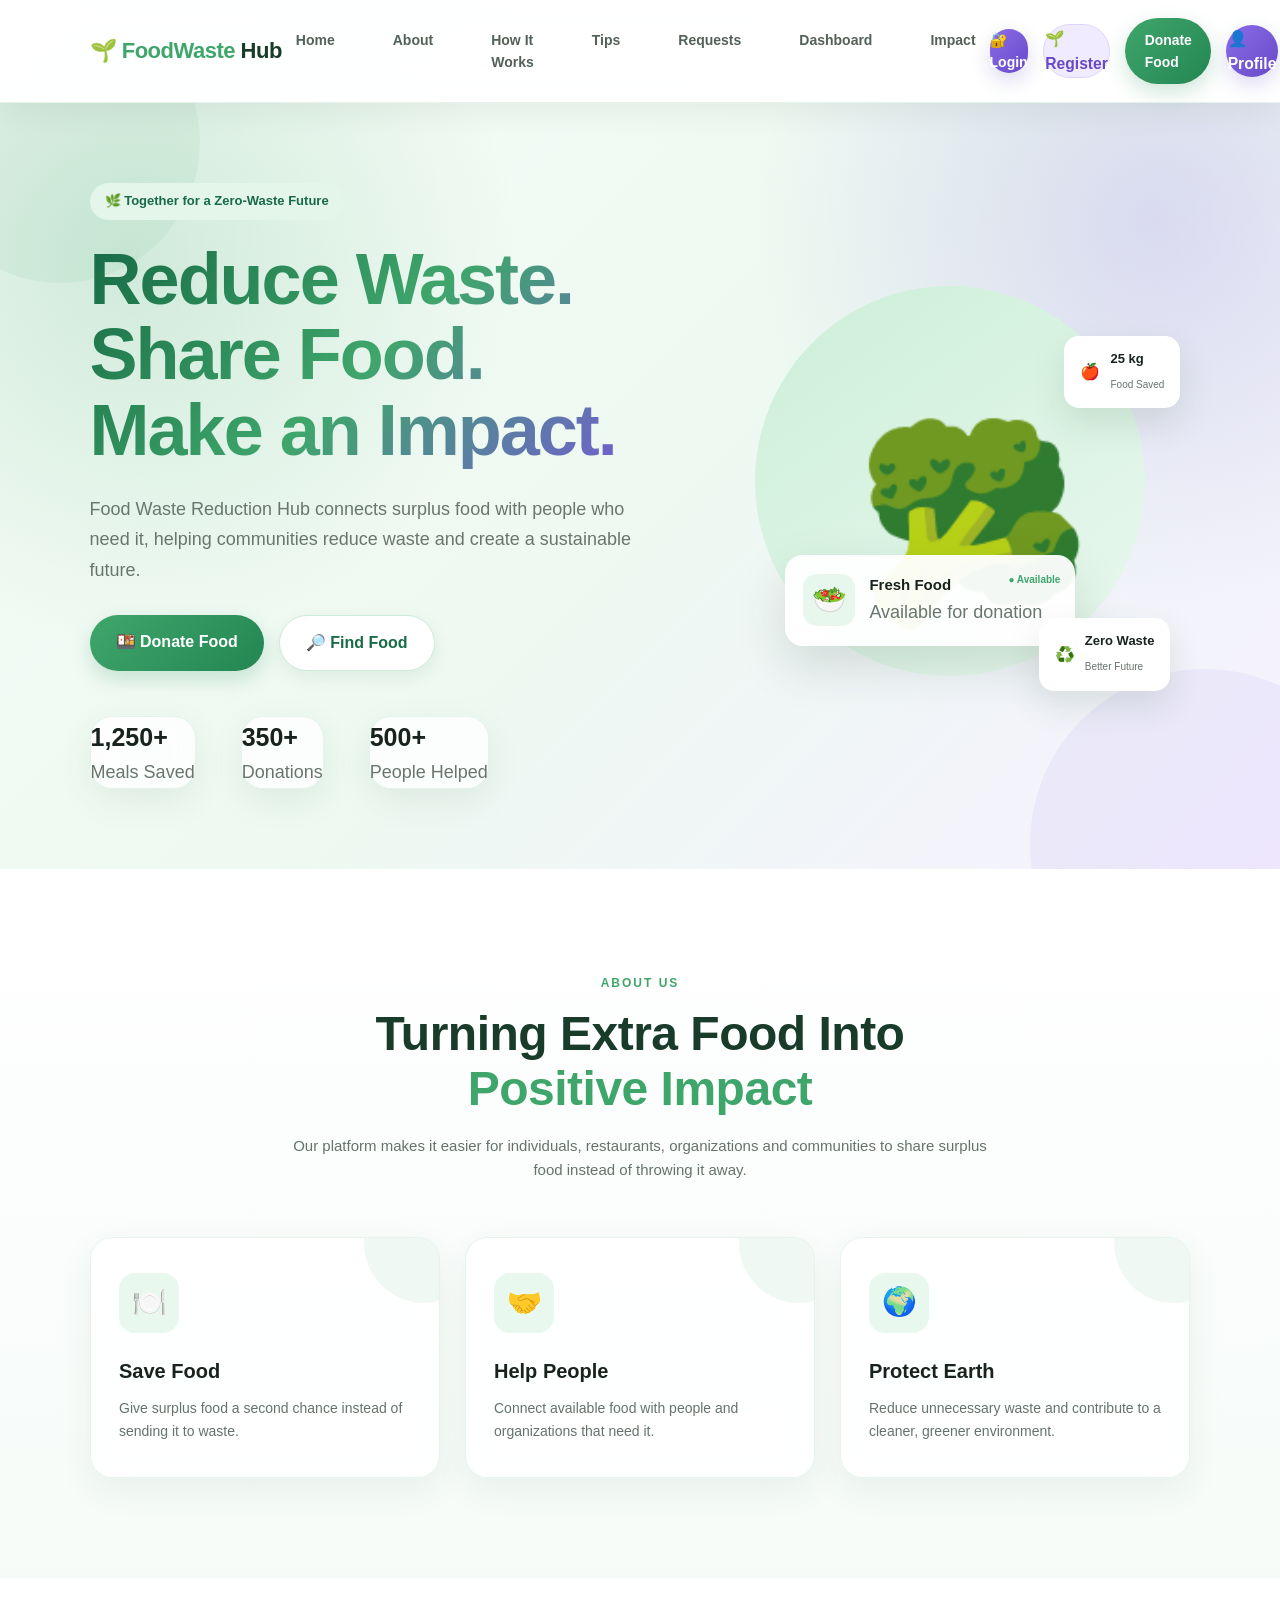
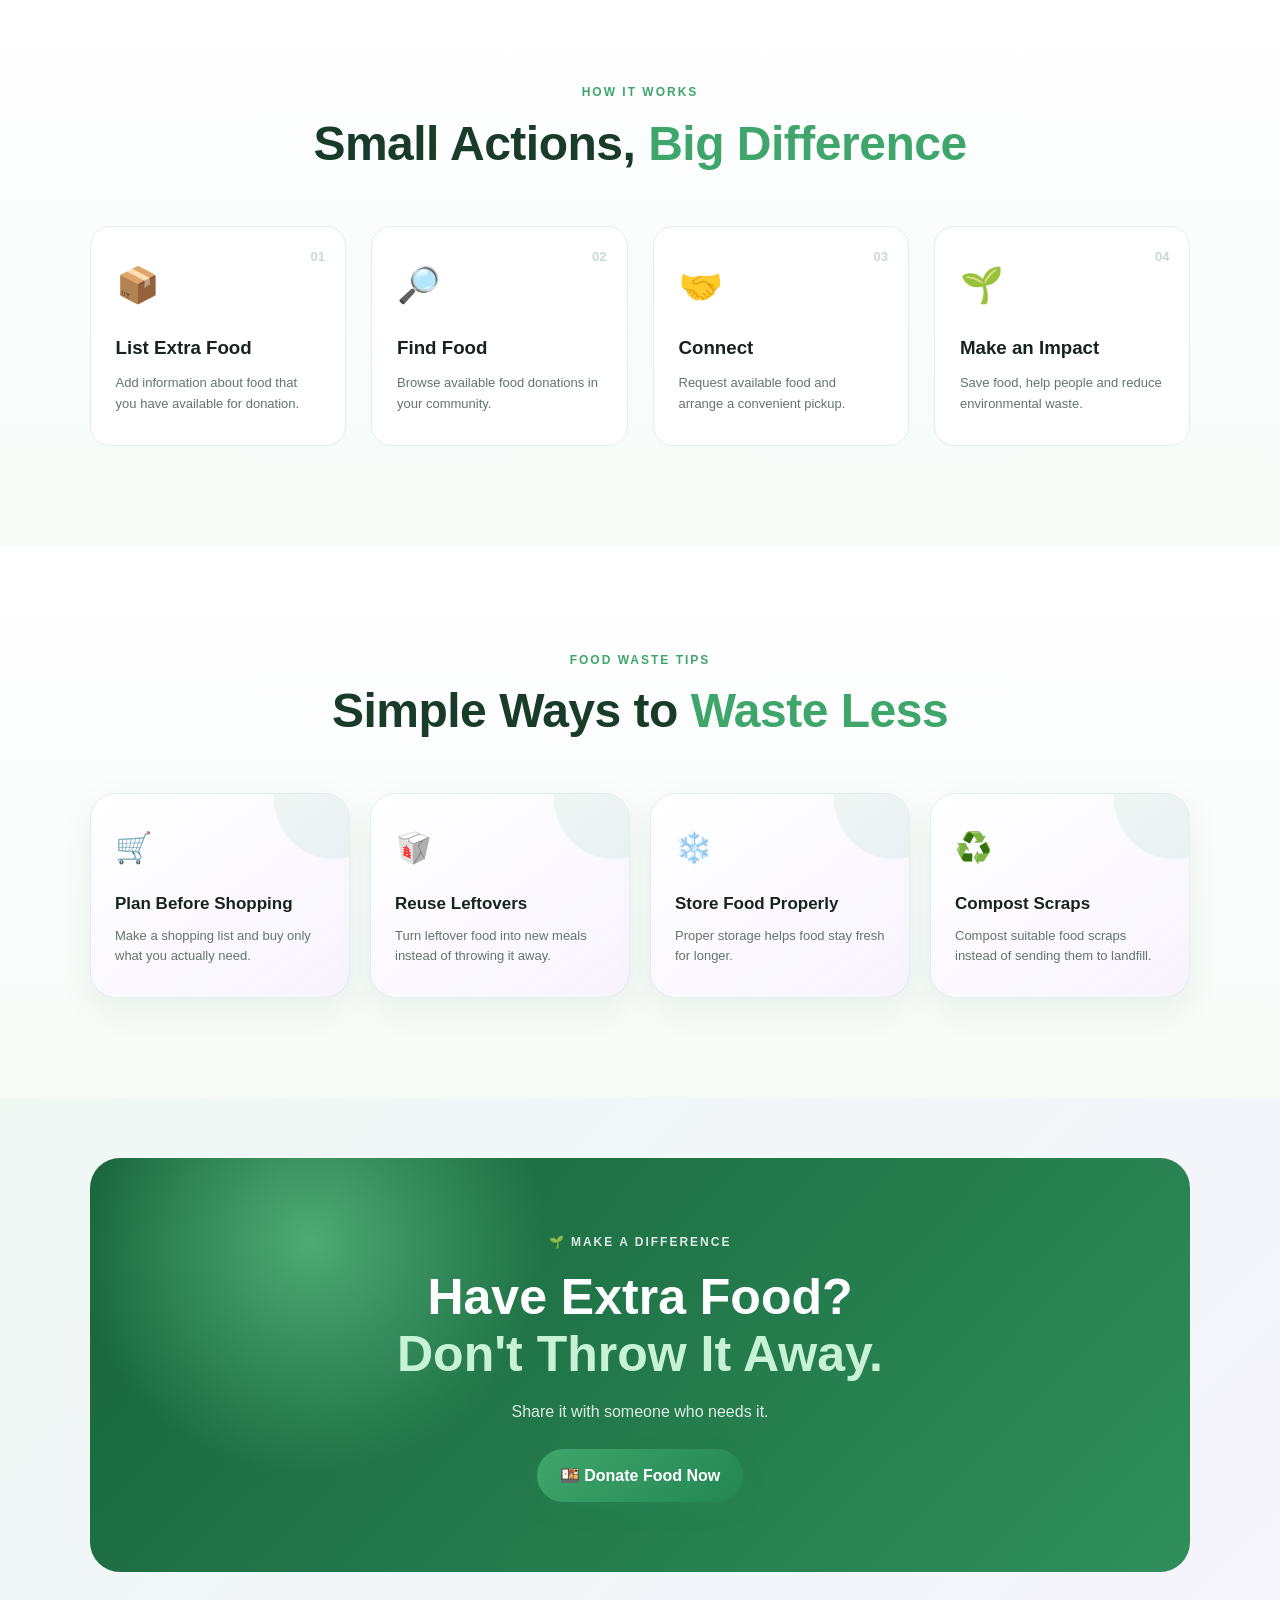
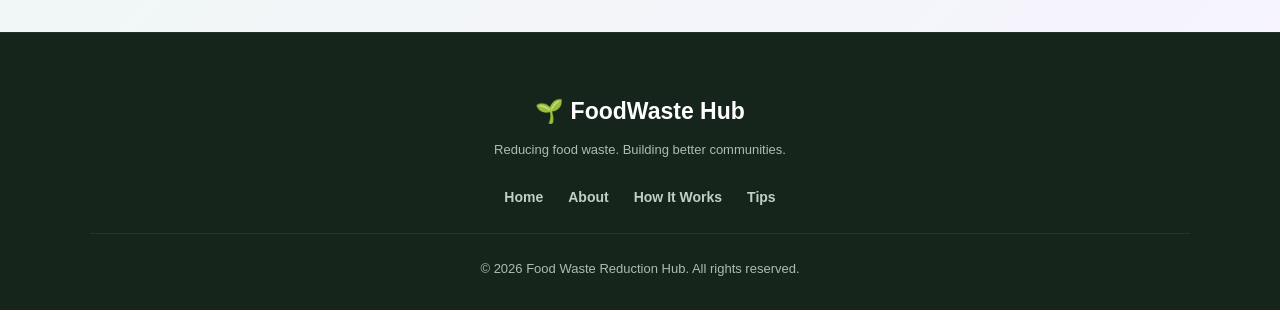
<file: index.html>
<!DOCTYPE html>
<html lang="en">
<head>
    <meta charset="UTF-8">
    <meta name="viewport" content="width=device-width, initial-scale=1.0">

    <title>Food Waste Reduction Hub</title>

    <link rel="stylesheet" href="style.css">
</head>

<body>

    <!-- Navigation -->
    <header class="navbar">
        <div class="logo">
            🌱 <span>FoodWaste</span> Hub
        </div>

        <nav>
            <a href="#home">Home</a>
            <a href="#about">About</a>
            <a href="#how-it-works">How It Works</a>
            <a href="#tips">Tips</a>
            <a href="requests.html"> Requests</a>
            <a href="dashboard.html"> Dashboard</a>
            <a href="impact.html"> Impact</a>
        </nav>

        <div class="nav-buttons">
            <a href="login.html" class="login-btn">🔐 Login</a>
            <a href="register.html" class="register-btn">🌱 Register</a>
            <a href="#" id="logoutBtn" class="logout-btn">🚪 Logout</a>
            <a href="donate.html" class="donate-btn">Donate Food</a>
            <a href="profile.html" id="profileBtn" class="profile-btn">👤 Profile</a>
        </div>
    </header>


    <!-- Hero Section -->
    <section class="hero" id="home">

        <div class="hero-content">

            <div class="badge">
                🌿 Together for a Zero-Waste Future
            </div>

            <h1>
                Reduce Waste.<br>
                <span>Share Food.</span><br>
                Make an Impact.
            </h1>

            <p>
                Food Waste Reduction Hub connects surplus food with
                people who need it, helping communities reduce waste
                and create a sustainable future.
            </p>

            <div class="hero-buttons">
                <a href="donate.html" class="primary-btn">
    🍱 Donate Food
</a>

                <a href="find-food.html" class="secondary-btn">🔎 Find Food</a>
            </div>

            <div class="hero-stats">

                <div>
                    <h3>1,250+</h3>
                    <p>Meals Saved</p>
                </div>

                <div>
                    <h3>350+</h3>
                    <p>Donations</p>
                </div>

                <div>
                    <h3>500+</h3>
                    <p>People Helped</p>
                </div>

            </div>

        </div>


        <!-- Hero Visual -->
        <div class="hero-visual">

            <div class="circle"></div>

            <div class="food-card main-card">
                <div class="food-icon">🥗</div>

                <div>
                    <h3>Fresh Food</h3>
                    <p>Available for donation</p>
                </div>

                <span class="available">
                    ● Available
                </span>
            </div>

            <div class="floating-card card-one">
                🍎
                <div>
                    <strong>25 kg</strong>
                    <small>Food Saved</small>
                </div>
            </div>

            <div class="floating-card card-two">
                ♻️
                <div>
                    <strong>Zero Waste</strong>
                    <small>Better Future</small>
                </div>
            </div>

        </div>

    </section>


    <!-- About Section -->
    <section class="about" id="about">

        <div class="section-heading">
            <span>ABOUT US</span>

            <h2>
                Turning Extra Food Into
                <strong>Positive Impact</strong>
            </h2>

            <p>
                Our platform makes it easier for individuals, restaurants,
                organizations and communities to share surplus food instead
                of throwing it away.
            </p>
        </div>


        <div class="about-cards">

            <div class="about-card">
                <div class="card-icon">🍽️</div>
                <h3>Save Food</h3>
                <p>
                    Give surplus food a second chance instead of sending
                    it to waste.
                </p>
            </div>

            <div class="about-card">
                <div class="card-icon">🤝</div>
                <h3>Help People</h3>
                <p>
                    Connect available food with people and organizations
                    that need it.
                </p>
            </div>

            <div class="about-card">
                <div class="card-icon">🌍</div>
                <h3>Protect Earth</h3>
                <p>
                    Reduce unnecessary waste and contribute to a cleaner,
                    greener environment.
                </p>
            </div>

        </div>

    </section>


    <!-- How It Works -->
    <section class="how-it-works" id="how-it-works">

        <div class="section-heading">
            <span>HOW IT WORKS</span>

            <h2>
                Small Actions,
                <strong>Big Difference</strong>
            </h2>
        </div>


        <div class="steps">

            <div class="step">
                <div class="step-number">01</div>
                <div class="step-icon">📦</div>

                <h3>List Extra Food</h3>

                <p>
                    Add information about food that you have available
                    for donation.
                </p>
            </div>


            <div class="step">
                <div class="step-number">02</div>
                <div class="step-icon">🔎</div>

                <h3>Find Food</h3>

                <p>
                    Browse available food donations in your community.
                </p>
            </div>


            <div class="step">
                <div class="step-number">03</div>
                <div class="step-icon">🤝</div>

                <h3>Connect</h3>

                <p>
                    Request available food and arrange a convenient
                    pickup.
                </p>
            </div>


            <div class="step">
                <div class="step-number">04</div>
                <div class="step-icon">🌱</div>

                <h3>Make an Impact</h3>

                <p>
                    Save food, help people and reduce environmental waste.
                </p>
            </div>

        </div>

    </section>


    <!-- Tips Section -->
    <section class="tips" id="tips">

        <div class="section-heading">
            <span>FOOD WASTE TIPS</span>

            <h2>
                Simple Ways to
                <strong>Waste Less</strong>
            </h2>
        </div>


        <div class="tips-grid">

            <div class="tip-card">
                <span>🛒</span>
                <h3>Plan Before Shopping</h3>
                <p>
                    Make a shopping list and buy only what you actually need.
                </p>
            </div>

            <div class="tip-card">
                <span>🥡</span>
                <h3>Reuse Leftovers</h3>
                <p>
                    Turn leftover food into new meals instead of throwing it away.
                </p>
            </div>

            <div class="tip-card">
                <span>❄️</span>
                <h3>Store Food Properly</h3>
                <p>
                    Proper storage helps food stay fresh for longer.
                </p>
            </div>

            <div class="tip-card">
                <span>♻️</span>
                <h3>Compost Scraps</h3>
                <p>
                    Compost suitable food scraps instead of sending them to landfill.
                </p>
            </div>

        </div>

    </section>


    <!-- Call To Action -->
    <section class="cta">

        <div>
            <span>🌱 MAKE A DIFFERENCE</span>

            <h2>
                Have Extra Food?
                <br>
                <strong>Don't Throw It Away.</strong>
            </h2>

            <p>
                Share it with someone who needs it.
            </p>

            <a href="#" class="primary-btn">
                🍱 Donate Food Now
            </a>
        </div>

    </section>


    <!-- Footer -->
    <footer>

        <div class="footer-logo">
            🌱 FoodWaste Hub
        </div>

        <p>
            Reducing food waste. Building better communities.
        </p>

        <div class="footer-links">
            <a href="#home">Home</a>
            <a href="#about">About</a>
            <a href="#how-it-works">How It Works</a>
            <a href="#tips">Tips</a>
        </div>

        <p class="copyright">
            © 2026 Food Waste Reduction Hub. All rights reserved.
        </p>

    </footer>


    <script src="script.js"></script>

</body>
</html>
</file>
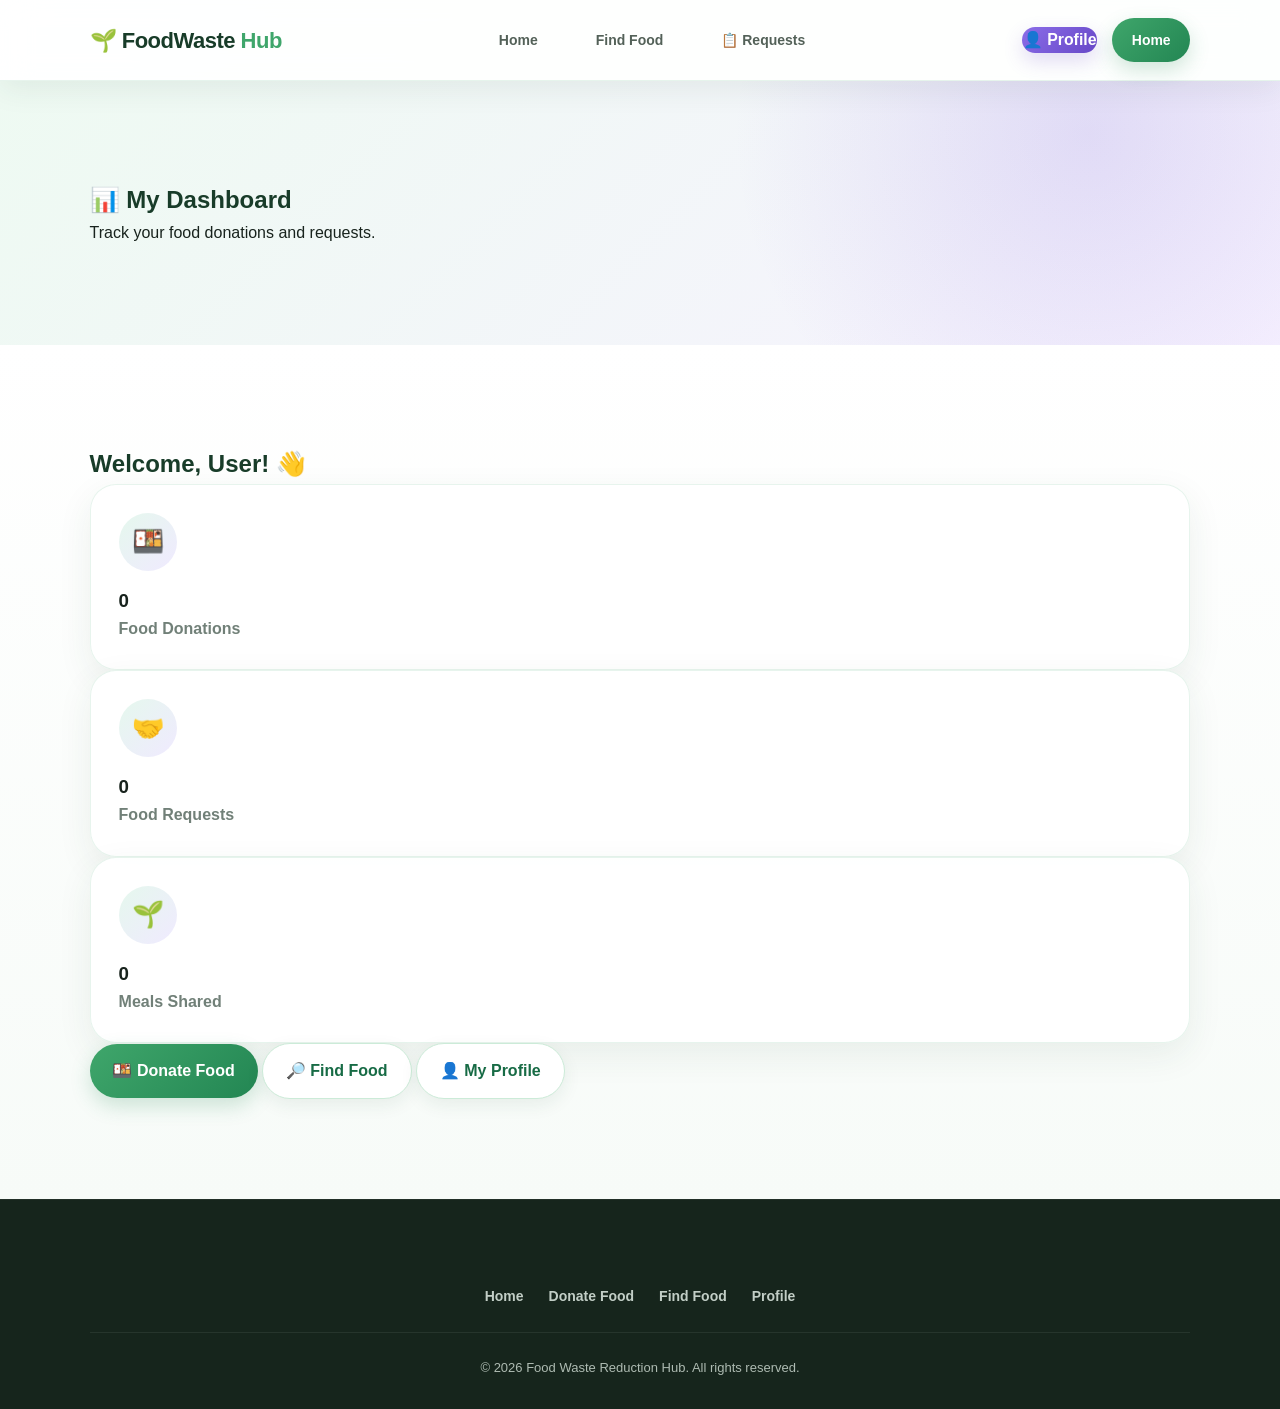
<file: dashboard.html>
<!DOCTYPE html>
<html lang="en">
<head>
    <meta charset="UTF-8">
    <meta name="viewport" content="width=device-width, initial-scale=1.0">

    <title>Dashboard | FoodWaste Hub</title>

    <link rel="stylesheet" href="style.css">
</head>

<body>

    <header class="navbar">

        <div class="logo">
            🌱 FoodWaste <span>Hub</span>
        </div>

        <nav>
            <a href="index.html">Home</a>
            <a href="find-food.html">Find Food</a>
            <a href="requests.html">📋 Requests</a>
        </nav>

        <div class="nav-buttons">
            <a href="profile.html" class="profile-btn">
                👤 Profile
            </a>

            <a href="index.html" class="donate-btn">
                Home
            </a>
        </div>

    </header>


    <section class="dashboard-header">

        <div>
            <h1>📊 My Dashboard</h1>

            <p>
                Track your food donations and requests.
            </p>
        </div>

    </section>


    <section class="dashboard-section">

        <div class="dashboard-container">

            <h2>Welcome, <span id="dashboardName">User</span>! 👋</h2>


            <div class="dashboard-stats">

                <div class="dashboard-card">
                    <div class="dashboard-icon">🍱</div>
                    <h3 id="donationCount">0</h3>
                    <p>Food Donations</p>
                </div>


                <div class="dashboard-card">
                    <div class="dashboard-icon">🤝</div>
                    <h3 id="requestCount">0</h3>
                    <p>Food Requests</p>
                </div>


                <div class="dashboard-card">
                    <div class="dashboard-icon">🌱</div>
                    <h3 id="impactCount">0</h3>
                    <p>Meals Shared</p>
                </div>

            </div>


            <div class="dashboard-actions">

                <a href="donate.html" class="primary-btn">
                    🍱 Donate Food
                </a>

                <a href="find-food.html" class="secondary-btn">
                    🔎 Find Food
                </a>

                <a href="profile.html" class="secondary-btn">
                    👤 My Profile
                </a>

            </div>

        </div>

    </section>


    <footer>

        <div class="footer-links">
            <a href="index.html">Home</a>
            <a href="donate.html">Donate Food</a>
            <a href="find-food.html">Find Food</a>
            <a href="profile.html">Profile</a>
        </div>

        <p class="copyright">
            © 2026 Food Waste Reduction Hub. All rights reserved.
        </p>

    </footer>


    <script src="script.js"></script>

</body>
</html>
</file>
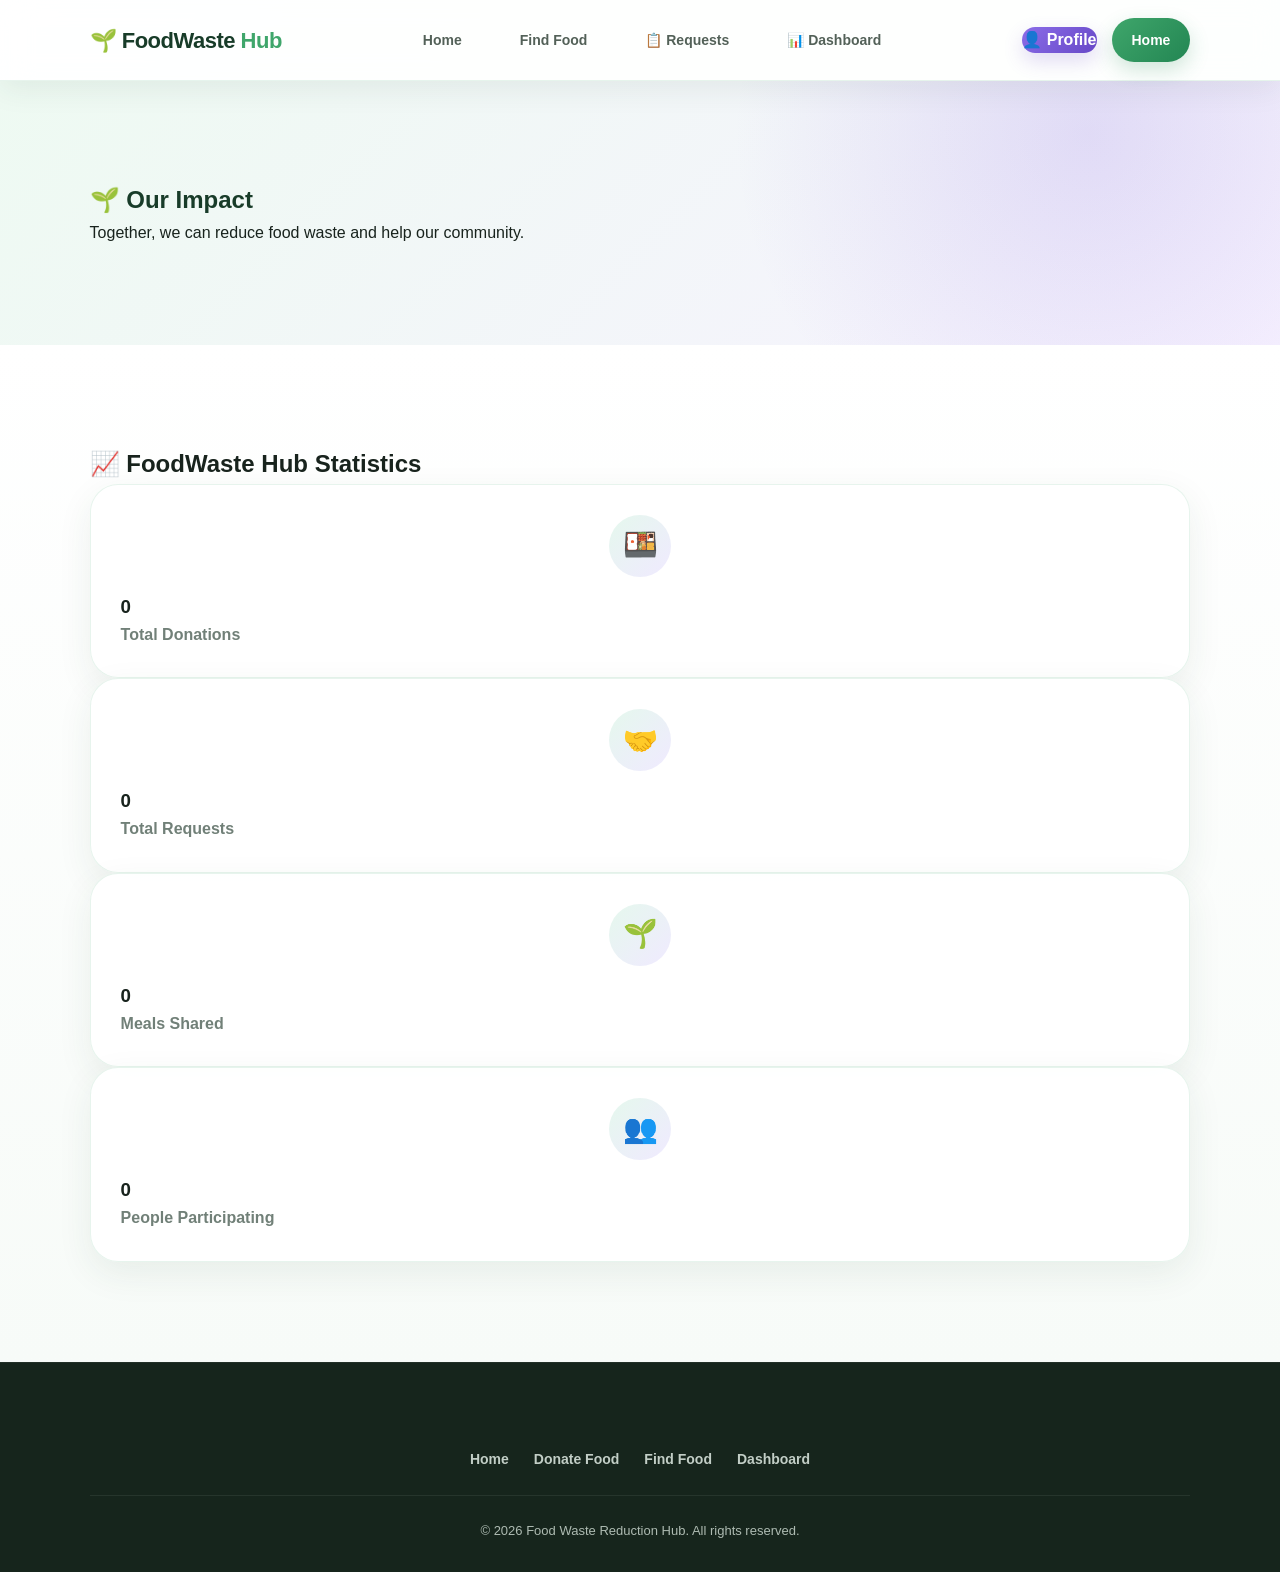
<file: impact.html>
<!DOCTYPE html>
<html lang="en">
<head>
    <meta charset="UTF-8">
    <meta name="viewport" content="width=device-width, initial-scale=1.0">

    <title>Our Impact | FoodWaste Hub</title>

    <link rel="stylesheet" href="style.css">
</head>

<body>

    <header class="navbar">

        <div class="logo">
            🌱 FoodWaste <span>Hub</span>
        </div>

        <nav>
            <a href="index.html">Home</a>
            <a href="find-food.html">Find Food</a>
            <a href="requests.html">📋 Requests</a>
            <a href="dashboard.html">📊 Dashboard</a>
        </nav>

        <div class="nav-buttons">

            <a href="profile.html" class="profile-btn">
                👤 Profile
            </a>

            <a href="index.html" class="donate-btn">
                Home
            </a>

        </div>

    </header>


    <section class="impact-header">

        <div>
            <h1>🌱 Our Impact</h1>

            <p>
                Together, we can reduce food waste and help our community.
            </p>
        </div>

    </section>


    <section class="impact-section">

        <div class="impact-container">

            <h2>📈 FoodWaste Hub Statistics</h2>

            <div class="impact-stats">

                <div class="impact-card">
                    <div class="impact-icon">🍱</div>
                    <h3 id="impactDonations">0</h3>
                    <p>Total Donations</p>
                </div>

                <div class="impact-card">
                    <div class="impact-icon">🤝</div>
                    <h3 id="impactRequests">0</h3>
                    <p>Total Requests</p>
                </div>

                <div class="impact-card">
                    <div class="impact-icon">🌱</div>
                    <h3 id="impactMeals">0</h3>
                    <p>Meals Shared</p>
                </div>

                <div class="impact-card">
                    <div class="impact-icon">👥</div>
                    <h3 id="impactPeople">0</h3>
                    <p>People Participating</p>
                </div>

            </div>

        </div>

    </section>


    <footer>

        <div class="footer-links">
            <a href="index.html">Home</a>
            <a href="donate.html">Donate Food</a>
            <a href="find-food.html">Find Food</a>
            <a href="dashboard.html">Dashboard</a>
        </div>

        <p class="copyright">
            © 2026 Food Waste Reduction Hub. All rights reserved.
        </p>

    </footer>


    <script src="script.js"></script>

</body>
</html>
</file>
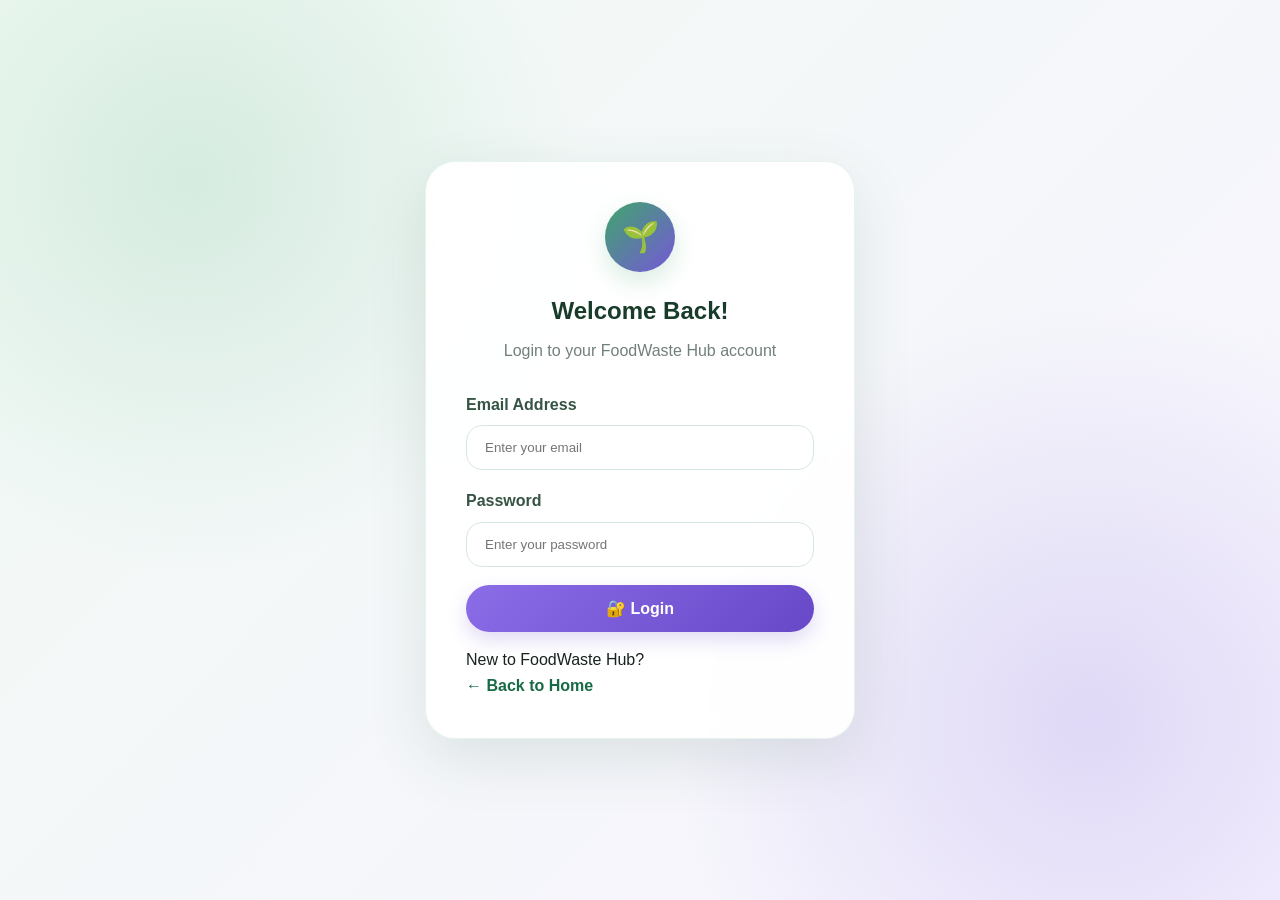
<file: login.html>
<!DOCTYPE html>
<html lang="en">

<head>
    <meta charset="UTF-8">
    <meta name="viewport" content="width=device-width, initial-scale=1.0">

    <title>Login | FoodWaste Hub</title>

    <link rel="stylesheet" href="style.css">
</head>

<body>

    <section class="login-page">

        <div class="login-card">

            <div class="login-icon">
                🌱
            </div>

            <h1>Welcome Back!</h1>

            <p class="login-subtitle">
                Login to your FoodWaste Hub account
            </p>

            <form id="loginForm">

                <div class="login-field">
                    <label>Email Address</label>
                    <input
                        type="email"
                        id="loginEmail"
                        placeholder="Enter your email"
                        required
                    >
                </div>

                <div class="login-field">
                    <label>Password</label>
                    <input
                        type="password"
                        id="loginPassword"
                        placeholder="Enter your password"
                        required
                    >
                </div>

                <button type="submit" class="login-btn">
                    🔐 Login
                </button>

            </form>

            <p id="loginMessage" class="login-message"></p>

            <div class="login-divider">
                <span>New to FoodWaste Hub?</span>
            </div>

            <a href="index.html" class="back-home">
                ← Back to Home
            </a>

        </div>

    </section>

    <script src="script.js"></script>

</body>
</html>
</file>
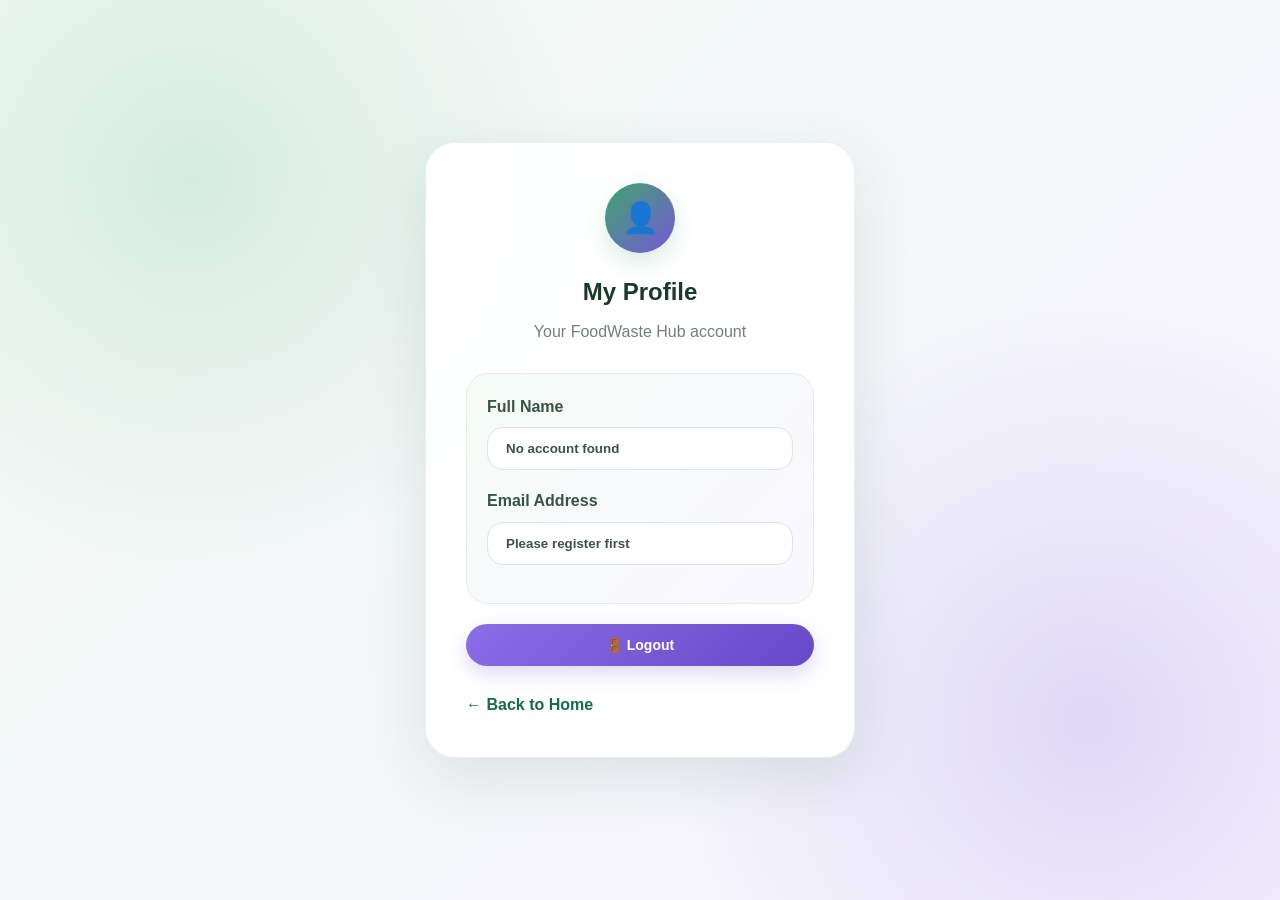
<file: profile.html>
<!DOCTYPE html>
<html lang="en">
<head>
    <meta charset="UTF-8">
    <meta name="viewport" content="width=device-width, initial-scale=1.0">

    <title>My Profile | FoodWaste Hub</title>

    <link rel="stylesheet" href="style.css">
</head>

<body>

    <section class="login-page">

        <div class="login-card">

            <div class="login-icon">👤</div>

            <h1>My Profile</h1>

            <p class="login-subtitle">
                Your FoodWaste Hub account
            </p>

            <div class="profile-info">

                <div class="login-field">
                    <label>Full Name</label>
                    <input type="text" id="profileName" readonly>
                </div>

                <div class="login-field">
                    <label>Email Address</label>
                    <input type="email" id="profileEmail" readonly>
                </div>

            </div>

            <button id="profileLogout" class="login-btn">
                🚪 Logout
            </button>

            <br><br>

            <a href="index.html" class="back-home">
                ← Back to Home
            </a>

        </div>

    </section>

    <script src="script.js"></script>

</body>
</html>
</file>
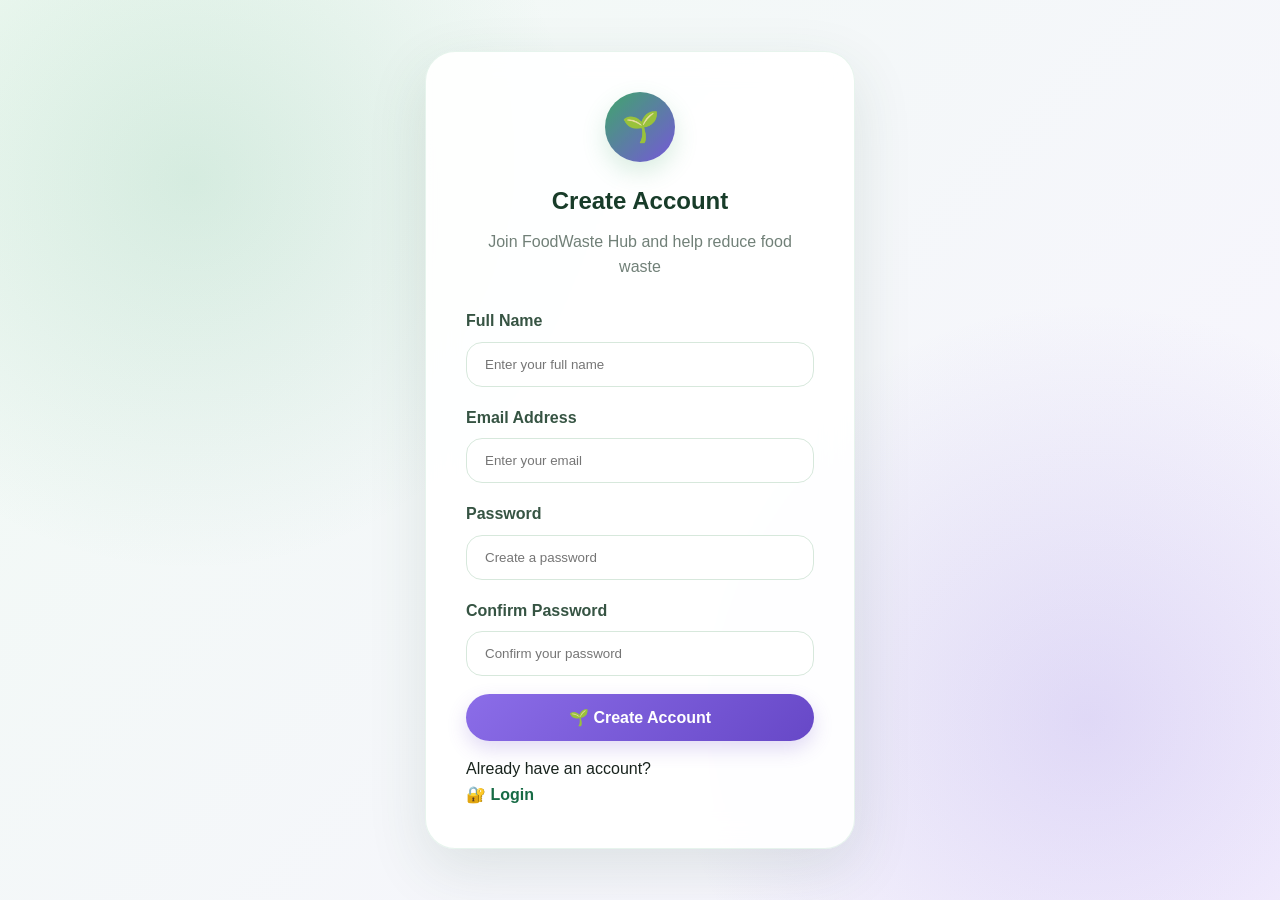
<file: register.html>
<!DOCTYPE html>
<html lang="en">

<head>
    <meta charset="UTF-8">
    <meta name="viewport" content="width=device-width, initial-scale=1.0">

    <title>Register | FoodWaste Hub</title>

    <link rel="stylesheet" href="style.css">
</head>

<body>

    <section class="login-page">

        <div class="login-card">

            <div class="login-icon">
                🌱
            </div>

            <h1>Create Account</h1>

            <p class="login-subtitle">
                Join FoodWaste Hub and help reduce food waste
            </p>

            <form id="registerForm">

                <div class="login-field">
                    <label>Full Name</label>
                    <input
                        type="text"
                        id="registerName"
                        placeholder="Enter your full name"
                        required
                    >
                </div>

                <div class="login-field">
                    <label>Email Address</label>
                    <input
                        type="email"
                        id="registerEmail"
                        placeholder="Enter your email"
                        required
                    >
                </div>

                <div class="login-field">
                    <label>Password</label>
                    <input
                        type="password"
                        id="registerPassword"
                        placeholder="Create a password"
                        required
                    >
                </div>

                <div class="login-field">
                    <label>Confirm Password</label>
                    <input
                        type="password"
                        id="confirmPassword"
                        placeholder="Confirm your password"
                        required
                    >
                </div>

                <button type="submit" class="login-btn">
                    🌱 Create Account
                </button>

            </form>

            <p id="registerMessage" class="login-message"></p>

            <div class="login-divider">
                <span>Already have an account?</span>
            </div>

            <a href="login.html" class="back-home">
                🔐 Login
            </a>

        </div>

    </section>

    <script src="script.js"></script>

</body>
</html>
</file>
<file: style.css>
/* ================================
   FOOD WASTE REDUCTION HUB
   Main Stylesheet
================================ */

* {
    margin: 0;
    padding: 0;
    box-sizing: border-box;
    scroll-behavior: smooth;
}

:root {
    --green: #2f8f5b;
    --light-green: #e9f8ef;
    --dark-green: #17633b;
    --cream: #f8fbf7;
    --dark: #17221b;
    --text: #5d685f;
    --white: #ffffff;
    --orange: #f2a65a;
}

body {
    font-family: Arial, Helvetica, sans-serif;
    background: var(--cream);
    color: var(--dark);
    line-height: 1.6;
}


/* ================================
   NAVBAR
================================ */

.navbar {
    width: 100%;
    padding: 18px 7%;
    background: rgba(255, 255, 255, 0.95);
    display: flex;
    justify-content: space-between;
    align-items: center;
    position: sticky;
    top: 0;
    z-index: 1000;
    border-bottom: 1px solid #e7eee9;
    backdrop-filter: blur(12px);
}

.logo {
    font-size: 22px;
    font-weight: 800;
    color: var(--dark);
    white-space: nowrap;
}

.logo span {
    color: var(--green);
}

.navbar nav {
    display: flex;
    gap: 30px;
}

.navbar nav a,
.footer-links a {
    text-decoration: none;
    color: var(--text);
    font-size: 14px;
    font-weight: 600;
    transition: 0.3s;
}

.navbar nav a:hover,
.footer-links a:hover {
    color: var(--green);
}

.nav-buttons {
    display: flex;
    align-items: center;
    gap: 15px;
}

.login-btn {
    text-decoration: none;
    color: var(--dark);
    font-weight: 600;
    font-size: 14px;
}

.donate-btn {
    text-decoration: none;
    background: var(--green);
    color: white;
    padding: 11px 20px;
    border-radius: 30px;
    font-size: 14px;
    font-weight: 700;
    transition: 0.3s;
}

.donate-btn:hover {
    background: var(--dark-green);
    transform: translateY(-2px);
}


/* ================================
   HERO
================================ */

.hero {
    min-height: 650px;
    padding: 80px 7%;
    display: flex;
    justify-content: space-between;
    align-items: center;
    gap: 50px;
    overflow: hidden;
    background:
        radial-gradient(circle at 85% 35%, #dff5e6 0%, transparent 30%),
        linear-gradient(135deg, #f8fbf7, #eef8f1);
}

.hero-content {
    max-width: 650px;
}

.badge {
    display: inline-block;
    padding: 8px 15px;
    border-radius: 30px;
    background: #e4f5ea;
    color: var(--dark-green);
    font-size: 13px;
    font-weight: 700;
    margin-bottom: 22px;
}

.hero h1 {
    font-size: clamp(45px, 6vw, 76px);
    line-height: 1.05;
    letter-spacing: -3px;
    margin-bottom: 25px;
}

.hero h1 span {
    color: var(--green);
}

.hero-content > p {
    max-width: 580px;
    color: var(--text);
    font-size: 17px;
    margin-bottom: 30px;
}

.hero-buttons {
    display: flex;
    gap: 15px;
    margin-bottom: 45px;
}

.primary-btn,
.secondary-btn {
    display: inline-block;
    padding: 14px 23px;
    border-radius: 30px;
    text-decoration: none;
    font-weight: 700;
    transition: 0.3s;
}

.primary-btn {
    background: var(--green);
    color: white;
    box-shadow: 0 10px 25px rgba(47, 143, 91, 0.2);
}

.primary-btn:hover {
    background: var(--dark-green);
    transform: translateY(-3px);
}

.secondary-btn {
    color: var(--dark-green);
    background: white;
    border: 1px solid #d9e7dd;
}

.secondary-btn:hover {
    border-color: var(--green);
    transform: translateY(-3px);
}


/* Hero Statistics */

.hero-stats {
    display: flex;
    gap: 45px;
}

.hero-stats h3 {
    font-size: 25px;
    color: var(--dark);
}

.hero-stats p {
    color: var(--text);
    font-size: 13px;
}


/* ================================
   HERO VISUAL
================================ */

.hero-visual {
    width: 480px;
    height: 480px;
    position: relative;
    flex-shrink: 0;
}

.circle {
    width: 390px;
    height: 390px;
    background: linear-gradient(145deg, #ccefd8, #eaf8ef);
    border-radius: 50%;
    position: absolute;
    top: 40px;
    left: 45px;
}

.circle::after {
    content: "🥦";
    position: absolute;
    font-size: 190px;
    left: 100px;
    top: 85px;
}


/* Main food card */

.food-card {
    position: absolute;
    width: 290px;
    padding: 18px;
    background: rgba(255, 255, 255, 0.95);
    border-radius: 18px;
    box-shadow: 0 20px 50px rgba(30, 70, 45, 0.15);
}

.main-card {
    left: 75px;
    bottom: 80px;
    display: flex;
    align-items: center;
    gap: 14px;
}

.food-icon {
    width: 52px;
    height: 52px;
    border-radius: 14px;
    background: #e8f7ed;
    display: flex;
    align-items: center;
    justify-content: center;
    font-size: 28px;
}

.main-card h3 {
    font-size: 15px;
}

.main-card p {
    color: var(--text);
    font-size: 11px;
}

.available {
    position: absolute;
    right: 15px;
    top: 17px;
    color: var(--green);
    font-size: 10px;
    font-weight: 700;
}


/* Floating cards */

.floating-card {
    position: absolute;
    background: white;
    border-radius: 15px;
    padding: 13px 16px;
    display: flex;
    align-items: center;
    gap: 10px;
    box-shadow: 0 15px 35px rgba(30, 70, 45, 0.12);
}

.floating-card:first-letter {
    font-size: 25px;
}

.floating-card strong {
    display: block;
    font-size: 13px;
}

.floating-card small {
    color: var(--text);
    font-size: 10px;
}

.card-one {
    top: 90px;
    right: 10px;
}

.card-two {
    bottom: 35px;
    right: 20px;
}


/* ================================
   GENERAL SECTIONS
================================ */

section {
    padding: 100px 7%;
}

.section-heading {
    max-width: 700px;
    margin: 0 auto 55px;
    text-align: center;
}

.section-heading > span {
    color: var(--green);
    font-size: 12px;
    font-weight: 800;
    letter-spacing: 2px;
}

.section-heading h2 {
    font-size: clamp(32px, 4vw, 48px);
    line-height: 1.15;
    margin: 12px 0 18px;
}

.section-heading h2 strong {
    color: var(--green);
}

.section-heading p {
    color: var(--text);
    font-size: 15px;
}


/* ================================
   ABOUT
================================ */

.about {
    background: white;
}

.about-cards {
    max-width: 1100px;
    margin: auto;
    display: grid;
    grid-template-columns: repeat(3, 1fr);
    gap: 25px;
}

.about-card {
    padding: 35px 28px;
    border: 1px solid #e8eee9;
    border-radius: 20px;
    background: white;
    transition: 0.3s;
}

.about-card:hover {
    transform: translateY(-8px);
    box-shadow: 0 20px 45px rgba(35, 85, 52, 0.1);
}

.card-icon {
    width: 60px;
    height: 60px;
    border-radius: 16px;
    background: var(--light-green);
    display: flex;
    align-items: center;
    justify-content: center;
    font-size: 28px;
    margin-bottom: 22px;
}

.about-card h3 {
    font-size: 20px;
    margin-bottom: 10px;
}

.about-card p {
    color: var(--text);
    font-size: 14px;
}


/* ================================
   HOW IT WORKS
================================ */

.how-it-works {
    background: #f5faf6;
}

.steps {
    max-width: 1150px;
    margin: auto;
    display: grid;
    grid-template-columns: repeat(4, 1fr);
    gap: 25px;
}

.step {
    background: white;
    border-radius: 20px;
    padding: 30px 25px;
    position: relative;
    border: 1px solid #e4eee7;
}

.step-number {
    position: absolute;
    top: 20px;
    right: 20px;
    color: #c8dacf;
    font-size: 13px;
    font-weight: 800;
}

.step-icon {
    font-size: 35px;
    margin-bottom: 20px;
}

.step h3 {
    margin-bottom: 10px;
}

.step p {
    color: var(--text);
    font-size: 13px;
}


/* ================================
   TIPS
================================ */

.tips {
    background: white;
}

.tips-grid {
    max-width: 1100px;
    margin: auto;
    display: grid;
    grid-template-columns: repeat(4, 1fr);
    gap: 20px;
}

.tip-card {
    padding: 30px 24px;
    border-radius: 20px;
    background: #f7faf7;
    border: 1px solid #e7eee8;
    transition: 0.3s;
}

.tip-card:hover {
    transform: translateY(-7px);
    background: #eff8f1;
}

.tip-card > span {
    font-size: 30px;
}

.tip-card h3 {
    font-size: 17px;
    margin: 18px 0 8px;
}

.tip-card p {
    color: var(--text);
    font-size: 13px;
}


/* ================================
   CTA
================================ */

.cta {
    margin: 60px 7%;
    padding: 70px 8%;
    border-radius: 30px;
    text-align: center;
    background:
        radial-gradient(circle at 20% 20%, #4eaa74, transparent 25%),
        linear-gradient(135deg, #17633b, #2f8f5b);
    color: white;
}

.cta > div {
    max-width: 700px;
    margin: auto;
}

.cta span {
    font-size: 12px;
    font-weight: 800;
    letter-spacing: 2px;
    opacity: 0.85;
}

.cta h2 {
    font-size: clamp(32px, 5vw, 50px);
    line-height: 1.15;
    margin: 15px 0;
}

.cta h2 strong {
    color: #c8f2d5;
}

.cta p {
    margin-bottom: 25px;
    opacity: 0.85;
}

.cta .primary-btn {
    background: white;
    color: var(--dark-green);
}

.cta .primary-btn:hover {
    background: #edf8f0;
}


/* ================================
   FOOTER
================================ */

footer {
    background: #122019;
    color: white;
    padding: 60px 7% 30px;
    text-align: center;
}

.footer-logo {
    font-size: 23px;
    font-weight: 800;
    margin-bottom: 10px;
}

footer > p {
    color: #aebbb2;
    font-size: 13px;
}

.footer-links {
    display: flex;
    justify-content: center;
    gap: 25px;
    margin: 25px 0;
}

.footer-links a {
    color: #c2cec6;
}

.copyright {
    padding-top: 25px;
    border-top: 1px solid #26352c;
}


/* ================================
   RESPONSIVE DESIGN
================================ */

@media (max-width: 1000px) {

    .navbar {
        padding: 16px 5%;
    }

    .navbar nav {
        display: none;
    }

    .hero {
        padding: 70px 5%;
    }

    .hero-visual {
        width: 400px;
        height: 400px;
        transform: scale(0.9);
    }

    .about-cards,
    .steps {
        grid-template-columns: repeat(2, 1fr);
    }

    .tips-grid {
        grid-template-columns: repeat(2, 1fr);
    }
}


@media (max-width: 750px) {

    .nav-buttons .login-btn {
        display: none;
    }

    .hero {
        flex-direction: column;
        text-align: center;
        padding-top: 60px;
    }

    .hero-content {
        max-width: 100%;
    }

    .hero-content > p {
        margin-left: auto;
        margin-right: auto;
    }

    .hero-buttons {
        justify-content: center;
    }

    .hero-stats {
        justify-content: center;
        gap: 25px;
    }

    .hero-visual {
        transform: scale(0.8);
        margin-top: -30px;
        margin-bottom: -50px;
    }

    .about-cards,
    .steps,
    .tips-grid {
        grid-template-columns: 1fr;
        max-width: 500px;
    }

    section {
        padding: 75px 5%;
    }

    .cta {
        margin: 30px 5%;
    }
}


@media (max-width: 500px) {

    .logo {
        font-size: 18px;
    }

    .donate-btn {
        padding: 9px 13px;
        font-size: 12px;
    }

    .hero h1 {
        letter-spacing: -2px;
    }

    .hero-buttons {
        flex-direction: column;
        align-items: stretch;
    }

    .hero-buttons a {
        text-align: center;
    }

    .hero-stats {
        gap: 15px;
    }

    .hero-stats h3 {
        font-size: 20px;
    }

    .hero-visual {
        transform: scale(0.65);
        margin-left: -70px;
        margin-right: -70px;
    }

    .footer-links {
        flex-wrap: wrap;
    }
}
 /* =================================
    DONATE FOOD PAGE
 ================================= */

.donate-header {
    min-height: 400px;
    padding: 80px 7%;
    display: flex;
    align-items: center;
    justify-content: center;
    text-align: center;

    background:
        radial-gradient(circle at 20% 30%, #d8f3e1 0%, transparent 28%),
        radial-gradient(circle at 80% 70%, #e2f6e8 0%, transparent 30%),
        linear-gradient(135deg, #f8fbf7, #edf8f0);
}

.donate-header-content {
    max-width: 750px;
}

.donate-header-content > span {
    color: var(--green);
    font-size: 12px;
    font-weight: 800;
    letter-spacing: 2px;
}

.donate-header h1 {
    font-size: clamp(40px, 6vw, 65px);
    line-height: 1.08;
    letter-spacing: -2px;
    margin: 15px 0 20px;
}

.donate-header h1 strong {
    color: var(--green);
}

.donate-header p {
    color: var(--text);
    max-width: 650px;
    margin: auto;
    font-size: 16px;
}


/* =================================
   DONATION SECTION
================================= */

.donate-section {
    background: #f7faf7;
    padding: 80px 7%;
}

.donate-container {
    max-width: 950px;
    margin: auto;
}

.form-heading {
    text-align: center;
    margin-bottom: 45px;
}

.form-heading > span {
    color: var(--green);
    font-size: 12px;
    font-weight: 800;
    letter-spacing: 2px;
}

.form-heading h2 {
    font-size: clamp(30px, 4vw, 45px);
    margin: 10px 0;
}

.form-heading h2 strong {
    color: var(--green);
}

.form-heading p {
    color: var(--text);
    font-size: 14px;
}


/* =================================
   FORM
================================= */

.donation-form {
    background: white;
    padding: 45px;
    border-radius: 25px;
    border: 1px solid #e3ece5;
    box-shadow: 0 20px 50px rgba(32, 80, 48, 0.08);
}

.form-section-title {
    font-size: 18px;
    font-weight: 800;
    color: var(--dark);
    padding-bottom: 14px;
    margin: 15px 0 25px;
    border-bottom: 1px solid #e7eee9;
}

.form-row {
    display: grid;
    grid-template-columns: 1fr 1fr;
    gap: 25px;
}

.form-group {
    display: flex;
    flex-direction: column;
    margin-bottom: 23px;
}

.form-group label {
    font-size: 13px;
    font-weight: 700;
    color: var(--dark);
    margin-bottom: 8px;
}

.form-group input,
.form-group select,
.form-group textarea {
    width: 100%;
    padding: 14px 15px;
    border: 1px solid #dce7df;
    border-radius: 12px;
    background: #fbfdfb;
    color: var(--dark);
    font-family: inherit;
    font-size: 14px;
    outline: none;
    transition: 0.25s;
}

.form-group input:focus,
.form-group select:focus,
.form-group textarea:focus {
    border-color: var(--green);
    background: white;
    box-shadow: 0 0 0 4px rgba(47, 143, 91, 0.08);
}

.form-group textarea {
    resize: vertical;
    min-height: 120px;
}

.form-group input[type="file"] {
    padding: 12px;
    cursor: pointer;
}

.form-group small {
    color: var(--text);
    font-size: 11px;
    margin-top: 7px;
}


/* =================================
   SUBMIT
================================= */

.form-submit {
    text-align: center;
    margin-top: 20px;
    padding-top: 30px;
    border-top: 1px solid #e7eee9;
}

.submit-btn {
    border: none;
    cursor: pointer;
    padding: 15px 30px;
    border-radius: 30px;
    background: var(--green);
    color: white;
    font-family: inherit;
    font-size: 15px;
    font-weight: 700;
    box-shadow: 0 10px 25px rgba(47, 143, 91, 0.2);
    transition: 0.3s;
}

.submit-btn:hover {
    background: var(--dark-green);
    transform: translateY(-3px);
}

.form-submit p {
    color: #7a857d;
    font-size: 11px;
    margin-top: 13px;
}


/* =================================
   DONATE PAGE RESPONSIVE
================================= */

@media (max-width: 700px) {

    .donate-header {
        padding: 65px 5%;
    }

    .donate-section {
        padding: 60px 5%;
    }

    .donation-form {
        padding: 28px 20px;
        border-radius: 20px;
    }

    .form-row {
        grid-template-columns: 1fr;
        gap: 0;
    }

    .donate-header h1 {
        letter-spacing: -1px;
    }
}


@media (max-width: 450px) {

    .donation-form {
        padding: 23px 15px;
    }

    .submit-btn {
        width: 100%;
    }
}
/* =================================
   FIND FOOD PAGE
================================= */

.find-header {
    min-height: 390px;
    padding: 75px 7%;
    display: flex;
    align-items: center;
    justify-content: center;
    text-align: center;

    background:
        radial-gradient(circle at 20% 30%, #d9f3e2 0%, transparent 28%),
        radial-gradient(circle at 80% 70%, #e4f6e9 0%, transparent 30%),
        linear-gradient(135deg, #f8fbf7, #edf8f0);
}

.find-header-content {
    max-width: 780px;
}

.find-header-content > span {
    color: var(--green);
    font-size: 12px;
    font-weight: 800;
    letter-spacing: 2px;
}

.find-header h1 {
    font-size: clamp(40px, 6vw, 64px);
    line-height: 1.08;
    letter-spacing: -2px;
    margin: 15px 0 20px;
}

.find-header h1 strong {
    color: var(--green);
}

.find-header p {
    color: var(--text);
    font-size: 16px;
}


/* Find Section */

.find-section {
    background: #f7faf7;
    padding: 70px 7%;
}

.find-container {
    max-width: 1150px;
    margin: auto;
}


/* Search */

.search-box {
    background: white;
    padding: 18px;
    border-radius: 18px;
    border: 1px solid #e2ebe4;
    display: grid;
    grid-template-columns: 1fr 220px;
    gap: 15px;
    margin-bottom: 55px;
    box-shadow: 0 10px 30px rgba(30, 75, 45, 0.06);
}

.search-input {
    display: flex;
    align-items: center;
    gap: 10px;
    border: 1px solid #dce7df;
    border-radius: 12px;
    padding: 0 15px;
}

.search-input span {
    font-size: 18px;
}

.search-input input {
    width: 100%;
    border: none;
    outline: none;
    padding: 13px 5px;
    font-size: 14px;
    font-family: inherit;
}

.search-box select {
    border: 1px solid #dce7df;
    border-radius: 12px;
    padding: 13px;
    background: white;
    color: var(--dark);
    font-family: inherit;
    outline: none;
}


/* Results Heading */

.results-heading {
    display: flex;
    justify-content: space-between;
    align-items: end;
    margin-bottom: 25px;
}

.results-heading > div > span {
    color: var(--green);
    font-size: 11px;
    font-weight: 800;
    letter-spacing: 2px;
}

.results-heading h2 {
    margin-top: 5px;
    font-size: 30px;
}

#foodCount {
    color: var(--text);
    font-size: 13px;
}


/* Food Grid */

.food-grid {
    display: grid;
    grid-template-columns: repeat(3, 1fr);
    gap: 25px;
}


/* Food Card */

.food-item {
    background: white;
    border-radius: 20px;
    overflow: hidden;
    border: 1px solid #e3ebe5;
    box-shadow: 0 10px 30px rgba(30, 75, 45, 0.06);
    transition: 0.3s;
}

.food-item:hover {
    transform: translateY(-7px);
    box-shadow: 0 20px 40px rgba(30, 75, 45, 0.11);
}

.food-image {
    height: 180px;
    background:
        linear-gradient(
            135deg,
            #dff4e5,
            #f3faf5
        );

    display: flex;
    align-items: center;
    justify-content: center;
    font-size: 65px;
    position: relative;
}

.food-category {
    position: absolute;
    top: 15px;
    left: 15px;
    background: white;
    color: var(--green);
    padding: 6px 10px;
    border-radius: 20px;
    font-size: 10px;
    font-weight: 800;
}

.food-details {
    padding: 22px;
}

.food-details h3 {
    font-size: 20px;
    margin-bottom: 7px;
}

.food-details > p {
    color: var(--text);
    font-size: 13px;
    margin-bottom: 18px;
}

.food-info {
    display: grid;
    grid-template-columns: 1fr 1fr;
    gap: 12px;
    padding: 15px 0;
    border-top: 1px solid #edf1ee;
    border-bottom: 1px solid #edf1ee;
}

.food-info div {
    font-size: 11px;
    color: var(--text);
}

.food-info strong {
    display: block;
    color: var(--dark);
    font-size: 12px;
    margin-top: 3px;
}

.food-location {
    margin: 15px 0;
    color: var(--text);
    font-size: 12px;
}

.request-btn {
    width: 100%;
    border: none;
    background: var(--green);
    color: white;
    padding: 12px;
    border-radius: 10px;
    font-family: inherit;
    font-weight: 700;
    cursor: pointer;
    transition: 0.3s;
}

.request-btn:hover {
    background: var(--dark-green);
}


/* Empty State */

.empty-state {
    text-align: center;
    background: white;
    border: 1px dashed #cbdacf;
    border-radius: 20px;
    padding: 60px 25px;
}

.empty-icon {
    font-size: 55px;
    margin-bottom: 15px;
}

.empty-state h3 {
    font-size: 22px;
    margin-bottom: 8px;
}

.empty-state p {
    max-width: 450px;
    margin: 0 auto 25px;
    color: var(--text);
    font-size: 14px;
}

.empty-state .primary-btn {
    display: inline-block;
}


/* Responsive */

@media (max-width: 900px) {

    .food-grid {
        grid-template-columns: repeat(2, 1fr);
    }
}


@media (max-width: 700px) {

    .search-box {
        grid-template-columns: 1fr;
    }

    .food-grid {
        grid-template-columns: 1fr;
        max-width: 500px;
        margin: auto;
    }

    .results-heading {
        align-items: start;
        gap: 15px;
        flex-direction: column;
    }

    .find-header {
        padding: 60px 5%;
    }

    .find-section {
        padding: 55px 5%;
    }
}
/* ================================
   AESTHETIC BUTTONS
================================ */

/* Donate Food Submit Button */
.submit-btn {
    width: 100%;
    padding: 15px 25px;
    border: none;
    border-radius: 14px;
    background: linear-gradient(135deg, #2f8f5b, #17633b);
    color: white;
    font-size: 16px;
    font-weight: 700;
    cursor: pointer;
    box-shadow: 0 8px 20px rgba(47, 143, 91, 0.25);
    transition: all 0.3s ease;
    letter-spacing: 0.3px;
}

.submit-btn:hover {
    transform: translateY(-3px);
    box-shadow: 0 12px 25px rgba(47, 143, 91, 0.35);
    background: linear-gradient(135deg, #38a866, #17633b);
}

.submit-btn:active {
    transform: translateY(0);
}


/* Request Food Button */
.request-btn {
    width: 100%;
    padding: 12px 18px;
    margin-top: 15px;
    border: none;
    border-radius: 12px;
    background: linear-gradient(135deg, #2f8f5b, #23834e);
    color: white;
    font-size: 14px;
    font-weight: 700;
    cursor: pointer;
    box-shadow: 0 6px 15px rgba(47, 143, 91, 0.22);
    transition: all 0.3s ease;
}

.request-btn:hover {
    transform: translateY(-3px);
    box-shadow: 0 10px 20px rgba(47, 143, 91, 0.32);
    background: linear-gradient(135deg, #3baa68, #17633b);
}

.request-btn:active {
    transform: translateY(0);
}


/* Search / Filter Controls */
.search-input,
#categoryFilter {
    transition: all 0.3s ease;
}

.search-input:focus,
#categoryFilter:focus {
    border-color: #2f8f5b;
    box-shadow: 0 0 0 4px rgba(47, 143, 91, 0.12);
    outline: none;
}
/* =========================================
   🌿 PREMIUM DONATE FOOD PAGE
========================================= */

/* Page background */
body {
    background: linear-gradient(135deg, #f0faf4 0%, #f8fbf7 50%, #edf8f1 100%);
}


/* Donate page main area */
.donate-section {
    padding: 70px 20px;
    background:
        radial-gradient(circle at top left, rgba(47, 143, 91, 0.10), transparent 35%),
        radial-gradient(circle at bottom right, rgba(242, 166, 90, 0.08), transparent 35%);
}


/* Main form container */
.donate-container {
    max-width: 1050px;
    margin: auto;
    padding: 45px;
    background: rgba(255, 255, 255, 0.92);
    border-radius: 28px;
    box-shadow: 0 20px 60px rgba(23, 99, 59, 0.12);
    border: 1px solid rgba(47, 143, 91, 0.10);
}


/* Form heading */
.form-heading {
    font-size: 32px;
    font-weight: 800;
    color: #17633b;
    margin-bottom: 35px;
    text-align: center;
}


/* Form */
.donation-form {
    display: flex;
    flex-direction: column;
    gap: 35px;
}


/* =========================================
   SECTION HEADINGS
========================================= */

.form-section-title {
    display: flex;
    align-items: center;
    gap: 12px;

    font-size: 21px;
    font-weight: 800;
    color: #17221b;

    padding-bottom: 14px;
    margin-bottom: 24px;

    border-bottom: 2px solid #e4f1e8;
    position: relative;
}

.form-section-title::after {
    content: "";
    position: absolute;
    left: 0;
    bottom: -2px;
    width: 70px;
    height: 3px;
    background: linear-gradient(90deg, #2f8f5b, #72c894);
    border-radius: 10px;
}


/* =========================================
   FORM ROW
========================================= */

.form-row {
    display: grid;
    grid-template-columns: 1fr 1fr;
    gap: 25px;
}


/* =========================================
   FORM GROUP
========================================= */

.form-group {
    margin-bottom: 22px;
}

.form-group label {
    display: block;
    margin-bottom: 9px;

    font-size: 14px;
    font-weight: 700;
    color: #243229;
}


/* =========================================
   INPUTS
========================================= */

.form-group input,
.form-group select,
.form-group textarea {
    width: 100%;
    padding: 15px 17px;

    border: 1.5px solid #dce9df;
    border-radius: 14px;

    background: #fbfdfb;
    color: #17221b;

    font-size: 15px;
    font-family: inherit;

    outline: none;

    transition: all 0.3s ease;

    box-sizing: border-box;
}


/* Placeholder */
.form-group input::placeholder,
.form-group textarea::placeholder {
    color: #9aa69e;
}


/* Focus effect */
.form-group input:focus,
.form-group select:focus,
.form-group textarea:focus {
    border-color: #2f8f5b;

    background: #ffffff;

    box-shadow:
        0 0 0 4px rgba(47, 143, 91, 0.10),
        0 8px 20px rgba(47, 143, 91, 0.08);

    transform: translateY(-1px);
}


/* Textarea */
.form-group textarea {
    min-height: 120px;
    resize: vertical;
}


/* =========================================
   FILE UPLOAD
========================================= */

.form-group input[type="file"] {
    padding: 13px;
    background: #f5fbf7;
    border: 2px dashed #b9d9c3;
    cursor: pointer;
}

.form-group input[type="file"]:hover {
    border-color: #2f8f5b;
    background: #eef9f2;
}


/* =========================================
   SUBMIT BUTTON
========================================= */

.form-submit {
    margin-top: 10px;
    text-align: center;
}


.submit-btn {
    width: 100%;
    max-width: 420px;

    padding: 17px 30px;

    border: none;
    border-radius: 16px;

    background: linear-gradient(
        135deg,
        #2f8f5b,
        #17633b
    );

    color: white;

    font-size: 17px;
    font-weight: 800;

    letter-spacing: 0.3px;

    cursor: pointer;

    box-shadow:
        0 12px 25px rgba(47, 143, 91, 0.25);

    transition: all 0.3s ease;
}


/* Button hover */
.submit-btn:hover {
    transform: translateY(-4px);

    background: linear-gradient(
        135deg,
        #39a968,
        #17633b
    );

    box-shadow:
        0 18px 35px rgba(47, 143, 91, 0.32);
}


/* Button click */
.submit-btn:active {
    transform: translateY(-1px);
}


/* =========================================
   DONATE HEADER
========================================= */

.donate-header {
    padding: 80px 20px 70px;

    background:
        radial-gradient(
            circle at 20% 20%,
            rgba(255,255,255,0.15),
            transparent 30%
        ),
        linear-gradient(
            135deg,
            #17633b,
            #2f8f5b,
            #4caf72
        );

    color: white;

    text-align: center;
}


.donate-header-content {
    max-width: 800px;
    margin: auto;
}


.donate-header h1 {
    font-size: 48px;
    font-weight: 900;
    margin-bottom: 15px;
}


.donate-header p {
    font-size: 18px;
    line-height: 1.7;
    opacity: 0.92;
}


/* =========================================
   SMALL DECORATIVE EFFECT
========================================= */

.donation-form::before {
    content: "🍱  Share food. Spread kindness. Reduce waste.";
    display: block;

    padding: 15px 20px;

    border-radius: 14px;

    background: #edf9f1;

    color: #17633b;

    font-size: 14px;
    font-weight: 700;

    text-align: center;

    border: 1px solid #d7eddd;
}


/* =========================================
   RESPONSIVE DESIGN
========================================= */

@media (max-width: 768px) {

    .donate-section {
        padding: 35px 15px;
    }

    .donate-container {
        padding: 25px 18px;
        border-radius: 20px;
    }

    .form-row {
        grid-template-columns: 1fr;
        gap: 0;
    }

    .form-heading {
        font-size: 26px;
    }

    .donate-header {
        padding: 55px 20px;
    }

    .donate-header h1 {
        font-size: 34px;
    }

    .donate-header p {
        font-size: 15px;
    }

    .form-section-title {
        font-size: 19px;
    }

    .submit-btn {
        max-width: 100%;
    }
}

/* =========================================
   🌿 MODERN AESTHETIC DESIGN
========================================= */

:root {
    --green: #3fa66b;
    --dark-green: #176b45;
    --light-green: #e8f8ef;
    --mint: #dff7ea;
    --purple: #7657d9;
    --light-purple: #f0ebff;
    --orange: #f4a261;
    --dark: #18231d;
    --text: #66736b;
    --white: #ffffff;
    --cream: #f8fbf8;
}


/* =========================================
   🌐 GENERAL
========================================= */

body {
    background: linear-gradient(
        135deg,
        #f8fcf9 0%,
        #eef9f2 50%,
        #f7f3ff 100%
    );
    color: var(--dark);
}

a {
    transition: all 0.3s ease;
}


/* =========================================
   🌱 NAVBAR
========================================= */

.navbar {
    background: rgba(255, 255, 255, 0.92);
    backdrop-filter: blur(15px);
    -webkit-backdrop-filter: blur(15px);
    border-bottom: 1px solid rgba(63, 166, 107, 0.12);
    box-shadow: 0 8px 30px rgba(32, 70, 48, 0.08);
}

.logo {
    font-weight: 800;
    letter-spacing: -0.5px;
}

.logo span {
    color: var(--green);
}


/* =========================================
   🔗 NAVIGATION LINKS
========================================= */

.navbar nav a {
    color: #536158;
    font-weight: 600;
    border-radius: 50px;
    padding: 9px 14px;
}

.navbar nav a:hover {
    color: var(--dark-green);
    background: var(--light-green);
    transform: translateY(-2px);
}


/* =========================================
   ✨ ALL BUTTONS
========================================= */

button,
.primary-btn,
.secondary-btn,
.donate-btn,
.login-btn,
.register-btn,
.logout-btn,
.profile-btn,
.request-btn,
.submit-btn,
.form-submit {
    border-radius: 50px !important;
    transition: all 0.3s ease !important;
    font-weight: 700;
    cursor: pointer;
}


/* Main green buttons */

.primary-btn,
.donate-btn,
.submit-btn,
.form-submit {
    background: linear-gradient(
        135deg,
        #3fa66b,
        #238653
    ) !important;

    color: white !important;

    border: none !important;

    box-shadow: 0 8px 20px rgba(47, 143, 91, 0.22);
}

.primary-btn:hover,
.donate-btn:hover,
.submit-btn:hover,
.form-submit:hover {
    transform: translateY(-3px);
    box-shadow: 0 12px 28px rgba(47, 143, 91, 0.3);
}


/* Purple buttons */

.login-btn,
.profile-btn {
    background: linear-gradient(
        135deg,
        #8b6de8,
        #6748c7
    ) !important;

    color: white !important;

    border: none !important;

    box-shadow: 0 8px 20px rgba(103, 72, 199, 0.2);
}

.login-btn:hover,
.profile-btn:hover {
    transform: translateY(-3px);
    box-shadow: 0 12px 28px rgba(103, 72, 199, 0.3);
}


/* Register */

.register-btn {
    background: var(--light-purple) !important;
    color: #684ac5 !important;
    border: 1px solid #ded4ff !important;
}

.register-btn:hover {
    background: #e4dcff !important;
    transform: translateY(-3px);
}


/* Logout */

.logout-btn {
    background: #fff0f0 !important;
    color: #d95c5c !important;
    border: 1px solid #ffd4d4 !important;
}

.logout-btn:hover {
    background: #ffe2e2 !important;
    transform: translateY(-3px);
}


/* Secondary buttons */

.secondary-btn {
    background: white !important;
    color: var(--dark-green) !important;
    border: 1px solid #ccebd8 !important;
    box-shadow: 0 6px 18px rgba(30, 80, 50, 0.08);
}

.secondary-btn:hover {
    background: var(--light-green) !important;
    transform: translateY(-3px);
}


/* Request button */

.request-btn {
    background: linear-gradient(
        135deg,
        #7657d9,
        #5c42b7
    ) !important;

    color: white !important;
    border: none !important;

    box-shadow: 0 7px 18px rgba(92, 66, 183, 0.2);
}

.request-btn:hover {
    transform: translateY(-3px);
}


/* =========================================
   🏠 HERO
========================================= */

.hero {
    background:
        radial-gradient(
            circle at 20% 20%,
            rgba(117, 215, 157, 0.28),
            transparent 35%
        ),
        radial-gradient(
            circle at 80% 20%,
            rgba(145, 119, 226, 0.2),
            transparent 35%
        ),
        linear-gradient(
            135deg,
            #f5fcf7,
            #edf8f1,
            #f5f0ff
        );
}

.hero h1 {
    color: #183c29;
}

.hero p {
    color: #68766e;
}


/* =========================================
   📊 STAT CARDS
========================================= */

.stat-card,
.dashboard-card,
.impact-card {
    background: rgba(255, 255, 255, 0.9);
    border: 1px solid rgba(63, 166, 107, 0.12);
    border-radius: 24px !important;
    box-shadow: 0 12px 35px rgba(40, 80, 55, 0.08);
    transition: all 0.3s ease;
}

.stat-card:hover,
.dashboard-card:hover,
.impact-card:hover {
    transform: translateY(-7px);
    box-shadow: 0 18px 40px rgba(40, 80, 55, 0.13);
}


/* =========================================
   💚 GENERAL CARDS
========================================= */

.about-card,
.step-card,
.tip-card,
.food-item,
.request-card {
    background: rgba(255, 255, 255, 0.92);
    border: 1px solid rgba(63, 166, 107, 0.1);
    border-radius: 24px !important;
    box-shadow: 0 12px 35px rgba(40, 80, 55, 0.07);
    transition: all 0.3s ease;
}

.about-card:hover,
.step-card:hover,
.tip-card:hover,
.food-item:hover,
.request-card:hover {
    transform: translateY(-6px);
    box-shadow: 0 18px 40px rgba(40, 80, 55, 0.12);
}


/* =========================================
   🔍 SEARCH
========================================= */

.search-box,
.search-input,
input,
select,
textarea {
    border-radius: 16px !important;
}

input,
select,
textarea {
    border: 1px solid #d7e8dc !important;
    background: rgba(255, 255, 255, 0.95);
    transition: all 0.3s ease;
}

input:focus,
select:focus,
textarea:focus {
    outline: none;
    border-color: #67bd89 !important;
    box-shadow: 0 0 0 4px rgba(63, 166, 107, 0.1);
}


/* =========================================
   🔐 LOGIN / REGISTER
========================================= */

.login-page {
    background:
        radial-gradient(
            circle at top left,
            rgba(108, 78, 201, 0.18),
            transparent 35%
        ),
        linear-gradient(
            135deg,
            #effaf3,
            #f7f2ff
        );
}

.login-card {
    border: 1px solid rgba(118, 87, 217, 0.12);
    border-radius: 30px !important;
    box-shadow: 0 25px 70px rgba(50, 70, 60, 0.13);
}

.login-icon {
    background: linear-gradient(
        135deg,
        #3fa66b,
        #7657d9
    ) !important;

    border-radius: 50%;
    box-shadow: 0 10px 25px rgba(63, 166, 107, 0.2);
}


/* =========================================
   📊 DASHBOARD / IMPACT
========================================= */

.dashboard-header,
.impact-header {
    background:
        radial-gradient(
            circle at 80% 20%,
            rgba(118, 87, 217, 0.16),
            transparent 35%
        ),
        linear-gradient(
            135deg,
            #eefaf2,
            #f5f1ff
        );
}

.dashboard-section,
.impact-section {
    background: transparent;
}


/* =========================================
   📋 REQUEST STATUS
========================================= */

.request-status {
    border-radius: 50px !important;
    background: #fff5d9 !important;
    color: #a36d00 !important;
    padding: 6px 12px;
}


/* =========================================
   🦶 FOOTER
========================================= */

footer {
    background: #16251c;
    border-top: 1px solid rgba(255, 255, 255, 0.05);
}

footer a {
    border-radius: 50px;
    transition: all 0.3s ease;
}

footer a:hover {
    color: #8ee0ac !important;
}


/* =========================================
   📱 MOBILE
========================================= */

@media (max-width: 768px) {

    .navbar {
        border-radius: 0 0 22px 22px;
    }

    .navbar nav {
        gap: 6px;
    }

    .navbar nav a {
        padding: 8px 11px;
        font-size: 13px;
    }

    .nav-buttons {
        gap: 7px;
    }

    .nav-buttons a {
        padding: 9px 15px !important;
        font-size: 13px;
    }

    .primary-btn,
    .secondary-btn,
    .donate-btn,
    .login-btn,
    .register-btn,
    .logout-btn,
    .profile-btn,
    .request-btn {
        padding: 11px 20px !important;
    }

    .dashboard-card,
    .impact-card,
    .about-card,
    .step-card,
    .tip-card,
    .food-item,
    .request-card {
        border-radius: 20px !important;
    }
}

/* =========================================
   ✨ PREMIUM HOME HERO
========================================= */

.hero {
    position: relative;
    overflow: hidden;
    min-height: 620px;

    background:
        radial-gradient(
            circle at 10% 20%,
            rgba(63, 166, 107, 0.20),
            transparent 30%
        ),
        radial-gradient(
            circle at 90% 15%,
            rgba(118, 87, 217, 0.18),
            transparent 30%
        ),
        linear-gradient(
            135deg,
            #f7fcf8 0%,
            #edf9f1 50%,
            #f6f1ff 100%
        );
}


/* Decorative background circles */

.hero::before {
    content: "";
    position: absolute;

    width: 280px;
    height: 280px;

    border-radius: 50%;

    background: rgba(63, 166, 107, 0.08);

    top: -100px;
    left: -80px;
}


.hero::after {
    content: "";
    position: absolute;

    width: 350px;
    height: 350px;

    border-radius: 50%;

    background: rgba(118, 87, 217, 0.07);

    bottom: -150px;
    right: -100px;
}


/* Hero content */

.hero-content {
    position: relative;
    z-index: 2;
}


.hero h1 {
    font-size: clamp(42px, 6vw, 72px);
    line-height: 1.05;
    font-weight: 800;
    letter-spacing: -2px;

    background: linear-gradient(
        135deg,
        #176b45,
        #3fa66b,
        #7657d9
    );

    -webkit-background-clip: text;
    -webkit-text-fill-color: transparent;
}


.hero p {
    font-size: 18px;
    line-height: 1.7;
    max-width: 650px;
}


/* Hero buttons */

.hero .primary-btn,
.hero .secondary-btn {
    padding: 14px 26px !important;
    border-radius: 50px !important;
}


/* Floating visual cards */

.hero-visual {
    position: relative;
    z-index: 2;
}


.hero-visual > * {
    transition: all 0.4s ease;
}


.hero-visual > *:hover {
    transform: translateY(-8px) scale(1.02);
}


/* Stats */

.hero-stats {
    position: relative;
    z-index: 2;
}


.hero-stats > * {
    border-radius: 22px !important;

    background: rgba(255, 255, 255, 0.82);

    backdrop-filter: blur(12px);
    -webkit-backdrop-filter: blur(12px);

    border: 1px solid rgba(63, 166, 107, 0.12);

    box-shadow:
        0 12px 35px rgba(40, 80, 55, 0.08);

    transition: all 0.3s ease;
}


.hero-stats > *:hover {
    transform: translateY(-6px);
}


/* Mobile */

@media (max-width: 768px) {

    .hero {
        min-height: auto;
        padding: 70px 20px;
    }

    .hero h1 {
        font-size: 42px;
        letter-spacing: -1px;
    }

    .hero p {
        font-size: 16px;
    }

    .hero-visual {
        margin-top: 40px;
    }

}

/* =========================================
   ✨ PREMIUM CONTENT SECTIONS
========================================= */

.about,
.how-it-works,
.tips {
    position: relative;
    background: linear-gradient(
        180deg,
        #ffffff 0%,
        #f6fbf8 100%
    );
}


/* Section headings */

.about h2,
.how-it-works h2,
.tips h2 {
    color: #183c29;
    font-weight: 800;
    letter-spacing: -0.5px;
}


/* Modern cards */

.about-card,
.step-card,
.tip-card {
    position: relative;
    overflow: hidden;

    background: rgba(255, 255, 255, 0.85);

    backdrop-filter: blur(12px);
    -webkit-backdrop-filter: blur(12px);

    border: 1px solid rgba(63, 166, 107, 0.12);

    border-radius: 26px !important;

    box-shadow:
        0 12px 35px rgba(40, 80, 55, 0.07);

    transition:
        transform 0.35s ease,
        box-shadow 0.35s ease,
        border-color 0.35s ease;
}


/* Card top glow */

.about-card::before,
.step-card::before,
.tip-card::before {
    content: "";

    position: absolute;

    width: 120px;
    height: 120px;

    border-radius: 50%;

    background: rgba(63, 166, 107, 0.08);

    top: -55px;
    right: -45px;
}


/* Hover */

.about-card:hover,
.step-card:hover,
.tip-card:hover {
    transform: translateY(-9px);

    border-color: rgba(63, 166, 107, 0.25);

    box-shadow:
        0 20px 45px rgba(40, 80, 55, 0.13);
}


/* Icons */

.about-card .icon,
.step-card .icon,
.tip-card .icon {
    transition: transform 0.3s ease;
}

.about-card:hover .icon,
.step-card:hover .icon,
.tip-card:hover .icon {
    transform: scale(1.12) rotate(3deg);
}


/* =========================================
   🌱 HOW IT WORKS
========================================= */

.step-card {
    background:
        linear-gradient(
            145deg,
            rgba(255,255,255,0.95),
            rgba(235,249,240,0.9)
        );
}


/* =========================================
   💡 TIPS
========================================= */

.tip-card {
    background:
        linear-gradient(
            145deg,
            rgba(255,255,255,0.95),
            rgba(247,243,255,0.9)
        );
}


/* =========================================
   📱 MOBILE
========================================= */

@media (max-width: 768px) 

    .about,
    .how-it-works,
    .tips {
        padding-left: 20px;
        padding-right: 20px;
    }

    .about-card,
    .step-card,
    .tip-card {
        border-radius: 22px !important;
    }

/* =========================================
   🍱 PREMIUM DONATE PAGE
========================================= */

.donate-header {
    background:
        radial-gradient(
            circle at 85% 20%,
            rgba(118, 87, 217, 0.16),
            transparent 32%
        ),
        linear-gradient(
            135deg,
            #eefaf2,
            #f6f1ff
        );
}

.donate-header h1 {
    color: #183c29;
    font-weight: 800;
}


/* Donation form container */

.donate-container {
    background: rgba(255, 255, 255, 0.9);

    backdrop-filter: blur(15px);
    -webkit-backdrop-filter: blur(15px);

    border: 1px solid rgba(63, 166, 107, 0.12);

    border-radius: 30px;

    box-shadow:
        0 20px 55px rgba(40, 80, 55, 0.10);
}


/* Form section titles */

.form-section-title {
    color: #176b45;
    font-weight: 800;

    border-bottom: 1px solid #e1eee5;
    padding-bottom: 12px;
}


/* Form groups */

.form-group label {
    color: #34483b;
    font-weight: 700;
}


/* Inputs */

.donation-form input,
.donation-form select,
.donation-form textarea {
    width: 100%;

    border: 1px solid #d8e8dd !important;

    background: #fbfefc;

    border-radius: 16px !important;

    padding: 13px 16px;

    transition: all 0.3s ease;
}


/* Input focus */

.donation-form input:focus,
.donation-form select:focus,
.donation-form textarea:focus {
    border-color: #5fbb82 !important;

    background: white;

    box-shadow:
        0 0 0 4px rgba(63, 166, 107, 0.10);

    transform: translateY(-1px);
}


/* Submit button */

.donation-form .submit-btn {
    border-radius: 50px !important;

    padding: 14px 30px;

    font-size: 16px;

    background:
        linear-gradient(
            135deg,
            #3fa66b,
            #176b45
        ) !important;

    box-shadow:
        0 10px 25px rgba(47, 143, 91, 0.22);

    transition: all 0.3s ease;
}

.donation-form .submit-btn:hover {
    transform: translateY(-3px);

    box-shadow:
        0 15px 32px rgba(47, 143, 91, 0.30);
}


/* Mobile */

@media (max-width: 768px) {

    .donate-container {
        margin: 15px;
        padding: 20px;
        border-radius: 22px;
    }

    .form-row {
        grid-template-columns: 1fr !important;
    }

}

/* =========================================
   🔎 PREMIUM FIND FOOD PAGE
========================================= */

.find-header {
    background:
        radial-gradient(
            circle at 85% 20%,
            rgba(118, 87, 217, 0.15),
            transparent 32%
        ),
        linear-gradient(
            135deg,
            #eefaf2,
            #f7f2ff
        );
}

.find-header h1 {
    color: #183c29;
    font-weight: 800;
}


/* Search area */

.find-section {
    background: linear-gradient(
        180deg,
        #ffffff,
        #f7fbf8
    );
}

.search-box {
    background: rgba(255, 255, 255, 0.92);

    padding: 10px;

    border-radius: 22px !important;

    border: 1px solid #dcece1;

    box-shadow:
        0 10px 30px rgba(40, 80, 55, 0.08);
}


/* Search input */

.search-input {
    border: none !important;
    background: transparent !important;

    box-shadow: none !important;

    border-radius: 16px !important;
}

.search-input:focus {
    box-shadow: none !important;
}


/* Category filter */

#categoryFilter {
    border-radius: 50px !important;

    background: white;

    border: 1px solid #d8e8dd !important;

    padding: 11px 18px;
}


/* Food cards */

.food-item {
    overflow: hidden;

    background: rgba(255, 255, 255, 0.92);

    border-radius: 26px !important;

    border: 1px solid rgba(63, 166, 107, 0.12);

    box-shadow:
        0 12px 35px rgba(40, 80, 55, 0.08);

    transition: all 0.35s ease;
}

.food-item:hover {
    transform: translateY(-8px);

    box-shadow:
        0 20px 45px rgba(40, 80, 55, 0.14);
}


/* Food image */

.food-image {
    border-radius: 20px !important;

    overflow: hidden;
}

.food-image img {
    transition: transform 0.5s ease;
}

.food-item:hover .food-image img {
    transform: scale(1.05);
}


/* Category badge */

.food-category {
    display: inline-block;

    background: #e8f8ef !important;

    color: #176b45 !important;

    border-radius: 50px !important;

    padding: 6px 12px;

    font-size: 12px;

    font-weight: 700;
}


/* Food title */

.food-details h3 {
    color: #183c29;
    font-weight: 800;
}


/* Location */

.food-location {
    color: #718078;
}


/* Request button */

.food-item .request-btn {
    width: 100%;

    margin-top: 10px;

    border-radius: 50px !important;

    padding: 12px 20px;
}


/* Empty state */

.empty-state {
    background: rgba(255, 255, 255, 0.85);

    border: 1px dashed #cce4d3;

    border-radius: 26px;

    padding: 45px 25px;
}


/* Mobile */

@media (max-width: 768px) {

    .find-container {
        padding: 15px;
    }

    .food-grid {
        grid-template-columns: 1fr !important;
    }

    .search-box {
        border-radius: 18px !important;
    }

    .food-item {
        border-radius: 22px !important;
    }

}

/* =========================================
   🤝 PREMIUM REQUESTS PAGE
========================================= */

.requests-header {
    background:
        radial-gradient(
            circle at 85% 20%,
            rgba(118, 87, 217, 0.15),
            transparent 32%
        ),
        linear-gradient(
            135deg,
            #eefaf2,
            #f7f2ff
        );
}

.requests-header h1 {
    color: #183c29;
    font-weight: 800;
}


/* Requests section */

.requests-section {
    background:
        linear-gradient(
            180deg,
            #ffffff,
            #f7fbf8
        );
}


/* Request cards */

.request-card {
    position: relative;
    overflow: hidden;

    background: rgba(255, 255, 255, 0.92);

    border: 1px solid rgba(63, 166, 107, 0.12);

    border-radius: 26px !important;

    padding: 24px;

    box-shadow:
        0 12px 35px rgba(40, 80, 55, 0.08);

    transition: all 0.35s ease;
}

.request-card:hover {
    transform: translateY(-8px);

    box-shadow:
        0 20px 45px rgba(40, 80, 55, 0.14);

    border-color: rgba(63, 166, 107, 0.25);
}


/* Request icon */

.request-icon {
    width: 55px;
    height: 55px;

    display: flex;
    align-items: center;
    justify-content: center;

    border-radius: 50%;

    background:
        linear-gradient(
            135deg,
            #e5f8ed,
            #f0eaff
        );

    font-size: 25px;

    margin-bottom: 15px;
}


/* Request title */

.request-details h3 {
    color: #183c29;

    font-weight: 800;

    margin: 10px 0;
}


/* Request information */

.request-details p {
    color: #69766e;

    margin: 8px 0;
}


/* Status */

.request-status {
    display: inline-block;

    border-radius: 50px !important;

    padding: 7px 14px;

    background: #fff5d9 !important;

    color: #a36d00 !important;

    font-size: 13px;

    font-weight: 700;
}


/* Empty requests */

.no-requests {
    background: rgba(255, 255, 255, 0.85);

    border: 1px dashed #cce4d3;

    border-radius: 26px;

    padding: 50px 25px;

    text-align: center;
}


/* Mobile */

@media (max-width: 768px) {

    .requests-container {
        padding: 15px;
    }

    .request-card {
        border-radius: 22px !important;

        padding: 20px;
    }

}

/* =========================================
   📊 PREMIUM DASHBOARD PAGE
========================================= */

.dashboard-header {
    background:
        radial-gradient(
            circle at 85% 20%,
            rgba(118, 87, 217, 0.16),
            transparent 32%
        ),
        linear-gradient(
            135deg,
            #eefaf2,
            #f7f2ff
        );
}

.dashboard-header h1 {
    color: #183c29;
    font-weight: 800;
}


/* Dashboard section */

.dashboard-section {
    background: linear-gradient(
        180deg,
        #ffffff,
        #f7fbf8
    );
}


/* Dashboard cards */

.dashboard-card {
    background: rgba(255, 255, 255, 0.94);

    border: 1px solid rgba(63, 166, 107, 0.12);

    border-radius: 26px !important;

    padding: 28px;

    box-shadow:
        0 12px 35px rgba(40, 80, 55, 0.08);

    transition: all 0.35s ease;
}

.dashboard-card:hover {
    transform: translateY(-8px);

    box-shadow:
        0 20px 45px rgba(40, 80, 55, 0.14);
}


/* Dashboard icons */

.dashboard-icon {
    width: 58px;
    height: 58px;

    display: flex;
    align-items: center;
    justify-content: center;

    border-radius: 50%;

    background:
        linear-gradient(
            135deg,
            #e5f8ed,
            #f0eaff
        );

    font-size: 26px;

    margin-bottom: 15px;
}


/* Dashboard numbers */

.dashboard-card h2 {
    color: #176b45;

    font-size: 38px;

    font-weight: 800;

    margin: 8px 0;
}

.dashboard-card p {
    color: #718078;

    font-weight: 600;
}


/* Dashboard buttons */

.dashboard-card a,
.dashboard-section a {
    border-radius: 50px !important;
}


/* Welcome text */

.dashboard-section h2 {
    color: #183c29;

    font-weight: 800;
}


/* Mobile */

@media (max-width: 768px) {

    .dashboard-container {
        padding: 15px;
    }

    .dashboard-card {
        border-radius: 22px !important;

        padding: 22px;
    }

    .dashboard-card h2 {
        font-size: 32px;
    }

}

/* =========================================
   📈 PREMIUM IMPACT PAGE
========================================= */

.impact-header {
    background:
        radial-gradient(
            circle at 85% 20%,
            rgba(118, 87, 217, 0.16),
            transparent 32%
        ),
        linear-gradient(
            135deg,
            #eefaf2,
            #f7f2ff
        );
}

.impact-header h1 {
    color: #183c29;
    font-weight: 800;
}


/* Impact section */

.impact-section {
    background:
        linear-gradient(
            180deg,
            #ffffff,
            #f7fbf8
        );
}


/* Impact cards */

.impact-card {
    background: rgba(255, 255, 255, 0.94);

    border: 1px solid rgba(63, 166, 107, 0.12);

    border-radius: 28px !important;

    padding: 30px;

    box-shadow:
        0 12px 35px rgba(40, 80, 55, 0.08);

    transition: all 0.35s ease;
}

.impact-card:hover {
    transform: translateY(-8px);

    box-shadow:
        0 20px 45px rgba(40, 80, 55, 0.14);
}


/* Impact icons */

.impact-icon {
    width: 62px;
    height: 62px;

    display: flex;
    align-items: center;
    justify-content: center;

    margin: 0 auto 15px;

    border-radius: 50%;

    background:
        linear-gradient(
            135deg,
            #e5f8ed,
            #f0eaff
        );

    font-size: 28px;
}


/* Impact numbers */

.impact-card h2 {
    color: #176b45;

    font-size: 42px;

    font-weight: 800;

    margin: 8px 0;
}

.impact-card p {
    color: #718078;

    font-weight: 600;
}


/* Impact message */

.impact-message {
    max-width: 850px;

    margin: 40px auto;

    padding: 30px;

    background:
        linear-gradient(
            135deg,
            #eefaf2,
            #f5f0ff
        );

    border-radius: 26px;

    text-align: center;

    color: #365443;

    box-shadow:
        0 10px 30px rgba(40, 80, 55, 0.06);
}


/* Mobile */

@media (max-width: 768px) {

    .impact-container {
        padding: 15px;
    }

    .impact-card {
        border-radius: 22px !important;

        padding: 24px;
    }

    .impact-card h2 {
        font-size: 34px;
    }

}

/* =========================================
   👤 PREMIUM PROFILE PAGE
========================================= */

.profile-info {
    background: linear-gradient(
        135deg,
        #f5fcf7,
        #faf7ff
    );

    padding: 20px;

    border-radius: 22px;

    border: 1px solid #e0eee4;

    margin: 20px 0;
}


/* Profile fields */

.profile-info .login-field input {
    background: #ffffff;

    border: 1px solid #dce9df;

    border-radius: 50px;

    padding: 13px 18px;

    color: #405247;

    font-weight: 600;
}

.profile-info .login-field input:focus {
    outline: none;

    border-color: #7657d9;

    box-shadow: 0 0 0 4px rgba(118, 87, 217, 0.10);
}


/* Profile logout button */

#profileLogout {
    width: 100%;

    border: none;

    border-radius: 50px !important;

    padding: 13px 20px;

    background: linear-gradient(
        135deg,
        #7657d9,
        #5d43b8
    );

    color: white;

    font-weight: 700;

    cursor: pointer;

    transition: 0.3s ease;
}

#profileLogout:hover {
    transform: translateY(-2px);

    box-shadow:
        0 10px 25px rgba(118, 87, 217, 0.25);
}


/* Back home */

.back-home {
    display: inline-block;

    color: #176b45;

    font-weight: 700;

    text-decoration: none;

    transition: 0.3s ease;
}

.back-home:hover {
    color: #7657d9;

    transform: translateX(-3px);
}


/* Mobile */

@media (max-width: 768px) {

    .profile-info {
        padding: 16px;

        border-radius: 20px;
    }

}

/* =========================================
   🔐 PREMIUM LOGIN PAGE
========================================= */

.login-page {
    min-height: 100vh;

    display: flex;
    align-items: center;
    justify-content: center;

    padding: 30px 20px;

    background:
        radial-gradient(
            circle at 15% 20%,
            rgba(63, 166, 107, 0.16),
            transparent 30%
        ),
        radial-gradient(
            circle at 85% 80%,
            rgba(118, 87, 217, 0.18),
            transparent 32%
        ),
        linear-gradient(
            135deg,
            #f1faf4,
            #f8f4ff
        );
}


/* Login card */

.login-card {
    width: 100%;
    max-width: 430px;

    padding: 40px;

    background: rgba(255, 255, 255, 0.92);

    border: 1px solid rgba(63, 166, 107, 0.12);

    border-radius: 30px;

    box-shadow:
        0 20px 60px rgba(40, 80, 55, 0.12);

    backdrop-filter: blur(15px);
}


/* Login icon */

.login-icon {
    width: 70px;
    height: 70px;

    margin: 0 auto 20px;

    display: flex;
    align-items: center;
    justify-content: center;

    border-radius: 50%;

    background:
        linear-gradient(
            135deg,
            #e5f8ed,
            #f0eaff
        );

    font-size: 30px;
}


/* Login heading */

.login-card h1 {
    text-align: center;

    color: #183c29;

    font-weight: 800;

    margin-bottom: 8px;
}

.login-subtitle {
    text-align: center;

    color: #718078;

    margin-bottom: 28px;
}


/* Form fields */

.login-field {
    margin-bottom: 18px;
}

.login-field label {
    display: block;

    margin-bottom: 8px;

    color: #365443;

    font-weight: 700;
}

.login-field input {
    width: 100%;

    padding: 14px 18px;

    border: 1px solid #dce9df;

    border-radius: 50px;

    background: #ffffff;

    box-sizing: border-box;

    transition: 0.3s ease;
}

.login-field input:focus {
    outline: none;

    border-color: #7657d9;

    box-shadow:
        0 0 0 4px rgba(118, 87, 217, 0.10);
}


/* Login button */

.login-card button[type="submit"] {
    width: 100%;

    border: none;

    border-radius: 50px;

    padding: 14px 20px;

    background:
        linear-gradient(
            135deg,
            #3fa66b,
            #176b45
        );

    color: white;

    font-size: 16px;

    font-weight: 700;

    cursor: pointer;

    transition: 0.3s ease;
}

.login-card button[type="submit"]:hover {
    transform: translateY(-2px);

    box-shadow:
        0 10px 25px rgba(63, 166, 107, 0.25);
}


/* Login message */

#loginMessage {
    text-align: center;

    margin-top: 15px;

    font-weight: 600;
}


/* Mobile */

@media (max-width: 768px) {

    .login-page {
        padding: 20px 15px;
    }

    .login-card {
        padding: 30px 22px;

        border-radius: 24px;
    }

}

/* =========================================
   🌱 PREMIUM REGISTER PAGE
========================================= */

.register-page {
    min-height: 100vh;

    display: flex;
    align-items: center;
    justify-content: center;

    padding: 30px 20px;

    background:
        radial-gradient(
            circle at 15% 20%,
            rgba(63, 166, 107, 0.16),
            transparent 30%
        ),
        radial-gradient(
            circle at 85% 80%,
            rgba(118, 87, 217, 0.18),
            transparent 32%
        ),
        linear-gradient(
            135deg,
            #f1faf4,
            #f8f4ff
        );
}


/* Register card */

.register-page .login-card {
    width: 100%;
    max-width: 430px;

    padding: 40px;

    background: rgba(255, 255, 255, 0.92);

    border: 1px solid rgba(63, 166, 107, 0.12);

    border-radius: 30px;

    box-shadow:
        0 20px 60px rgba(40, 80, 55, 0.12);

    backdrop-filter: blur(15px);
}


/* Register icon */

.register-page .login-icon {
    width: 70px;
    height: 70px;

    margin: 0 auto 20px;

    display: flex;
    align-items: center;
    justify-content: center;

    border-radius: 50%;

    background:
        linear-gradient(
            135deg,
            #e5f8ed,
            #f0eaff
        );

    font-size: 30px;
}


/* Register heading */

.register-page .login-card h1 {
    text-align: center;

    color: #183c29;

    font-weight: 800;

    margin-bottom: 8px;
}

.register-page .login-subtitle {
    text-align: center;

    color: #718078;

    margin-bottom: 28px;
}


/* Register fields */

.register-page .login-field {
    margin-bottom: 17px;
}

.register-page .login-field label {
    display: block;

    margin-bottom: 8px;

    color: #365443;

    font-weight: 700;
}

.register-page .login-field input {
    width: 100%;

    padding: 14px 18px;

    box-sizing: border-box;

    border: 1px solid #dce9df;

    border-radius: 50px;

    background: #ffffff;

    transition: 0.3s ease;
}

.register-page .login-field input:focus {
    outline: none;

    border-color: #7657d9;

    box-shadow:
        0 0 0 4px rgba(118, 87, 217, 0.10);
}


/* Register button */

.register-page .login-card button[type="submit"] {
    width: 100%;

    border: none;

    border-radius: 50px;

    padding: 14px 20px;

    background:
        linear-gradient(
            135deg,
            #7657d9,
            #5d43b8
        );

    color: white;

    font-size: 16px;

    font-weight: 700;

    cursor: pointer;

    transition: 0.3s ease;
}

.register-page .login-card button[type="submit"]:hover {
    transform: translateY(-2px);

    box-shadow:
        0 10px 25px rgba(118, 87, 217, 0.25);
}


/* Register message */

#registerMessage {
    text-align: center;

    margin-top: 15px;

    font-weight: 600;
}


/* Mobile */

@media (max-width: 768px) {

    .register-page {
        padding: 20px 15px;
    }

    .register-page .login-card {
        padding: 30px 22px;

        border-radius: 24px;
    }

}

/* =========================================
   ✨ FINAL WEBSITE POLISH
========================================= */

/* Smooth page feel */

html {
    scroll-behavior: smooth;
}

body {
    overflow-x: hidden;
}


/* =========================================
   🔘 ALL BUTTONS
========================================= */

button,
a {
    transition: all 0.3s ease;
}

button {
    border-radius: 50px !important;
}


/* Main buttons */

.primary-btn,
.donate-btn,
.register-btn,
.login-btn,
.profile-btn,
.logout-btn,
.request-btn {
    border-radius: 50px !important;
}


/* Button hover */

.primary-btn:hover,
.donate-btn:hover,
.register-btn:hover,
.login-btn:hover,
.profile-btn:hover,
.logout-btn:hover,
.request-btn:hover {
    transform: translateY(-2px);
}


/* =========================================
   🧭 NAVBAR
========================================= */

header {
    background: rgba(255, 255, 255, 0.88) !important;

    backdrop-filter: blur(15px);

    border-bottom: 1px solid rgba(63, 166, 107, 0.10);

    box-shadow:
        0 8px 30px rgba(40, 80, 55, 0.06);
}


/* Logo */

.logo {
    font-weight: 800;

    color: #183c29 !important;
}


/* Navigation links */

nav a {
    border-radius: 50px;

    transition: 0.3s ease;
}

nav a:hover {
    color: #7657d9 !important;

    background: #f3efff;

    transform: translateY(-1px);
}


/* =========================================
   📝 INPUTS
========================================= */

input,
select,
textarea {
    transition: all 0.3s ease;
}

input:focus,
select:focus,
textarea:focus {
    outline: none;

    border-color: #7657d9 !important;

    box-shadow:
        0 0 0 4px rgba(118, 87, 217, 0.09);
}


/* =========================================
   🃏 GENERAL CARDS
========================================= */

.card,
.info-card,
.tip-card,
.step-card {
    border-radius: 26px !important;

    transition: all 0.35s ease;
}

.card:hover,
.info-card:hover,
.tip-card:hover,
.step-card:hover {
    transform: translateY(-6px);
}


/* =========================================
   🔗 LINKS
========================================= */

a {
    text-decoration: none;
}


/* =========================================
   📱 MOBILE POLISH
========================================= */

@media (max-width: 768px) {

    header {
        padding-left: 15px;
        padding-right: 15px;
    }

    .nav-buttons {
        gap: 6px;
    }

    .nav-buttons a {
        padding: 9px 14px !important;

        font-size: 13px;
    }

    h1 {
        font-size: 34px;
    }

    h2 {
        font-size: 28px;
    }

}

```css
/* =========================================
   FIND FOOD PAGE - CARD LAYOUT FIX
   Do not change Supabase or JavaScript
========================================= */

/* Find Food section */
.find-section {
    position: relative;
    padding: 70px 7%;
    background: #f7fbf8;
    overflow: hidden;
}

/* Decorative background circles */
.find-section::before {
    content: "";
    position: absolute;
    width: 380px;
    height: 380px;
    border-radius: 50%;
    background: rgba(47, 143, 91, 0.06);
    top: 180px;
    left: -180px;
    z-index: 0;
    pointer-events: none;
}

.find-section::after {
    content: "";
    position: absolute;
    width: 330px;
    height: 330px;
    border-radius: 50%;
    background: rgba(118, 87, 217, 0.05);
    bottom: -140px;
    right: -120px;
    z-index: 0;
    pointer-events: none;
}

/* Main content */
.find-container {
    position: relative;
    z-index: 2;
    max-width: 1150px;
    margin: 0 auto;
}

/* Search area */
.search-box {
    position: relative;
    z-index: 3;
    width: 100%;
    margin-bottom: 50px;
    padding: 18px;
    background: #ffffff;
    border: 1px solid #e2ebe4;
    border-radius: 18px;
    box-shadow: 0 10px 30px rgba(30, 75, 45, 0.07);
}

/* Results heading */
.results-heading {
    position: relative;
    z-index: 3;
    display: flex;
    justify-content: space-between;
    align-items: center;
    width: 100%;
    margin-bottom: 28px;
}

.results-heading > div {
    display: flex;
    flex-direction: column;
    gap: 4px;
}

.results-heading > div > span {
    color: var(--green);
    font-size: 11px;
    font-weight: 800;
    letter-spacing: 2px;
}

.results-heading h2 {
    margin: 0;
    color: #183c29;
    font-size: 32px;
    line-height: 1.2;
}

#foodCount {
    margin: 0;
    padding: 8px 14px;
    background: #ffffff;
    border: 1px solid #e1ebe4;
    border-radius: 50px;
    color: var(--text);
    font-size: 13px;
    font-weight: 600;
}

/* =========================================
   FOOD GRID
========================================= */

.food-grid {
    position: relative;
    z-index: 3;

    width: 100%;

    display: grid;
    grid-template-columns: repeat(3, minmax(0, 1fr));
    gap: 25px;

    align-items: stretch;
}

/* =========================================
   DONATION CARDS
   IMPORTANT:
   .food-grid .food-card overrides the
   Home page .food-card
========================================= */

.food-grid .food-card {
    position: relative;

    width: 100%;
    min-width: 0;

    min-height: 330px;

    padding: 25px;

    display: flex;
    flex-direction: column;

    background: #ffffff;

    border: 1px solid #e1ebe4;
    border-radius: 22px;

    box-shadow: 0 10px 30px rgba(30, 75, 45, 0.08);

    overflow: hidden;

    transition:
        transform 0.3s ease,
        box-shadow 0.3s ease,
        border-color 0.3s ease;
}

/* Small decorative circle inside card */
.food-grid .food-card::before {
    content: "";

    position: absolute;

    width: 110px;
    height: 110px;

    border-radius: 50%;

    background: rgba(47, 143, 91, 0.05);

    top: -55px;
    right: -45px;

    pointer-events: none;
}

/* Card hover */
.food-grid .food-card:hover {
    transform: translateY(-6px);

    border-color: rgba(47, 143, 91, 0.25);

    box-shadow:
        0 18px 40px rgba(30, 75, 45, 0.13);
}

/* Food name */
.food-grid .food-card h3 {
    position: relative;
    z-index: 1;

    margin: 0 0 18px;

    color: #183c29;

    font-size: 21px;
    line-height: 1.3;
    font-weight: 800;
}

/* Card information */
.food-grid .food-card p {
    position: relative;
    z-index: 1;

    margin: 0 0 10px;

    color: #66736b;

    font-size: 13px;
    line-height: 1.55;
}

.food-grid .food-card p strong {
    color: #34483b;
    font-weight: 700;
}

/* Description */
.food-grid .food-card p:last-of-type {
    margin-top: 8px;
    margin-bottom: 20px;

    padding-top: 14px;

    border-top: 1px solid #edf2ee;

    color: #718078;
}

/* Request button */
.food-grid .food-card .request-btn {
    position: relative;
    z-index: 2;

    width: 100%;

    margin-top: auto;

    padding: 13px 18px;

    border: none;
    border-radius: 50px;

    background: linear-gradient(
        135deg,
        #7657d9,
        #5c42b7
    );

    color: #ffffff;

    font-size: 14px;
    font-weight: 700;

    cursor: pointer;

    box-shadow:
        0 7px 18px rgba(92, 66, 183, 0.20);

    transition:
        transform 0.3s ease,
        box-shadow 0.3s ease;
}

.food-grid .food-card .request-btn:hover {
    transform: translateY(-2px);

    box-shadow:
        0 12px 25px rgba(92, 66, 183, 0.28);
}

/* =========================================
   EMPTY STATE
========================================= */

.empty-state {
    position: relative;
    z-index: 3;

    width: 100%;

    margin-top: 25px;

    padding: 50px 25px;

    background: #ffffff;

    border: 1px dashed #cce4d3;
    border-radius: 22px;

    text-align: center;

    box-shadow:
        0 10px 30px rgba(30, 75, 45, 0.06);
}

/* =========================================
   TABLET
========================================= */

@media (max-width: 1000px) {

    .food-grid {
        grid-template-columns: repeat(2, minmax(0, 1fr));
    }

}


/* =========================================
   MOBILE
========================================= */

@media (max-width: 700px) {

    .find-section {
        padding: 60px 20px;
    }

    .results-heading {
        flex-direction: column;
        align-items: flex-start;
        gap: 12px;
    }

    .results-heading h2 {
        font-size: 28px;
    }

    .food-grid {
        grid-template-columns: 1fr;
        gap: 20px;
    }

    .food-grid .food-card {
        min-height: auto;
        padding: 22px;
        border-radius: 20px;
    }

}


/* =========================================
   SMALL MOBILE
========================================= */

@media (max-width: 450px) {

    .find-section {
        padding: 50px 15px;
    }

    .food-grid .food-card {
        padding: 20px;
    }

    .food-grid .food-card h3 {
        font-size: 19px;
    }

    .food-grid .food-card p {
        font-size: 12px;
    }

    .food-grid .food-card .request-btn {
        padding: 12px 15px;
        font-size: 13px;
    }

}
```css
/* =========================================
   FIND FOOD PAGE - CARD LAYOUT FIX
   Do not change Supabase or JavaScript
========================================= */

/* Find Food section */
.find-section {
    position: relative;
    padding: 70px 7%;
    background: #f7fbf8;
    overflow: hidden;
}

/* Decorative background circles */
.find-section::before {
    content: "";
    position: absolute;
    width: 380px;
    height: 380px;
    border-radius: 50%;
    background: rgba(47, 143, 91, 0.06);
    top: 180px;
    left: -180px;
    z-index: 0;
    pointer-events: none;
}

.find-section::after {
    content: "";
    position: absolute;
    width: 330px;
    height: 330px;
    border-radius: 50%;
    background: rgba(118, 87, 217, 0.05);
    bottom: -140px;
    right: -120px;
    z-index: 0;
    pointer-events: none;
}

/* Main content */
.find-container {
    position: relative;
    z-index: 2;
    max-width: 1150px;
    margin: 0 auto;
}

/* Search area */
.search-box {
    position: relative;
    z-index: 3;
    width: 100%;
    margin-bottom: 50px;
    padding: 18px;
    background: #ffffff;
    border: 1px solid #e2ebe4;
    border-radius: 18px;
    box-shadow: 0 10px 30px rgba(30, 75, 45, 0.07);
}

/* Results heading */
.results-heading {
    position: relative;
    z-index: 3;
    display: flex;
    justify-content: space-between;
    align-items: center;
    width: 100%;
    margin-bottom: 28px;
}

.results-heading > div {
    display: flex;
    flex-direction: column;
    gap: 4px;
}

.results-heading > div > span {
    color: var(--green);
    font-size: 11px;
    font-weight: 800;
    letter-spacing: 2px;
}

.results-heading h2 {
    margin: 0;
    color: #183c29;
    font-size: 32px;
    line-height: 1.2;
}

#foodCount {
    margin: 0;
    padding: 8px 14px;
    background: #ffffff;
    border: 1px solid #e1ebe4;
    border-radius: 50px;
    color: var(--text);
    font-size: 13px;
    font-weight: 600;
}

/* =========================================
   FOOD GRID
========================================= */

.food-grid {
    position: relative;
    z-index: 3;

    width: 100%;

    display: grid;
    grid-template-columns: repeat(3, minmax(0, 1fr));
    gap: 25px;

    align-items: stretch;
}

/* =========================================
   DONATION CARDS
   IMPORTANT:
   .food-grid .food-card overrides the
   Home page .food-card
========================================= */

.food-grid .food-card {
    position: relative;

    width: 100%;
    min-width: 0;

    min-height: 330px;

    padding: 25px;

    display: flex;
    flex-direction: column;

    background: #ffffff;

    border: 1px solid #e1ebe4;
    border-radius: 22px;

    box-shadow: 0 10px 30px rgba(30, 75, 45, 0.08);

    overflow: hidden;

    transition:
        transform 0.3s ease,
        box-shadow 0.3s ease,
        border-color 0.3s ease;
}

/* Small decorative circle inside card */
.food-grid .food-card::before {
    content: "";

    position: absolute;

    width: 110px;
    height: 110px;

    border-radius: 50%;

    background: rgba(47, 143, 91, 0.05);

    top: -55px;
    right: -45px;

    pointer-events: none;
}

/* Card hover */
.food-grid .food-card:hover {
    transform: translateY(-6px);

    border-color: rgba(47, 143, 91, 0.25);

    box-shadow:
        0 18px 40px rgba(30, 75, 45, 0.13);
}

/* Food name */
.food-grid .food-card h3 {
    position: relative;
    z-index: 1;

    margin: 0 0 18px;

    color: #183c29;

    font-size: 21px;
    line-height: 1.3;
    font-weight: 800;
}

/* Card information */
.food-grid .food-card p {
    position: relative;
    z-index: 1;

    margin: 0 0 10px;

    color: #66736b;

    font-size: 13px;
    line-height: 1.55;
}

.food-grid .food-card p strong {
    color: #34483b;
    font-weight: 700;
}

/* Description */
.food-grid .food-card p:last-of-type {
    margin-top: 8px;
    margin-bottom: 20px;

    padding-top: 14px;

    border-top: 1px solid #edf2ee;

    color: #718078;
}

/* Request button */
.food-grid .food-card .request-btn {
    position: relative;
    z-index: 2;

    width: 100%;

    margin-top: auto;

    padding: 13px 18px;

    border: none;
    border-radius: 50px;

    background: linear-gradient(
        135deg,
        #7657d9,
        #5c42b7
    );

    color: #ffffff;

    font-size: 14px;
    font-weight: 700;

    cursor: pointer;

    box-shadow:
        0 7px 18px rgba(92, 66, 183, 0.20);

    transition:
        transform 0.3s ease,
        box-shadow 0.3s ease;
}

.food-grid .food-card .request-btn:hover {
    transform: translateY(-2px);

    box-shadow:
        0 12px 25px rgba(92, 66, 183, 0.28);
}

/* =========================================
   EMPTY STATE
========================================= */

.empty-state {
    position: relative;
    z-index: 3;

    width: 100%;

    margin-top: 25px;

    padding: 50px 25px;

    background: #ffffff;

    border: 1px dashed #cce4d3;
    border-radius: 22px;

    text-align: center;

    box-shadow:
        0 10px 30px rgba(30, 75, 45, 0.06);
}

/* =========================================
   TABLET
========================================= */

@media (max-width: 1000px) {

    .food-grid {
        grid-template-columns: repeat(2, minmax(0, 1fr));
    }

}


/* =========================================
   MOBILE
========================================= */

@media (max-width: 700px) {

    .find-section {
        padding: 60px 20px;
    }

    .results-heading {
        flex-direction: column;
        align-items: flex-start;
        gap: 12px;
    }

    .results-heading h2 {
        font-size: 28px;
    }

    .food-grid {
        grid-template-columns: 1fr;
        gap: 20px;
    }

    .food-grid .food-card {
        min-height: auto;
        padding: 22px;
        border-radius: 20px;
    }

}


/* =========================================
   SMALL MOBILE
========================================= */

@media (max-width: 450px) {

    .find-section {
        padding: 50px 15px;
    }

    .food-grid .food-card {
        padding: 20px;
    }

    .food-grid .food-card h3 {
        font-size: 19px;
    }

    .food-grid .food-card p {
        font-size: 12px;
    }

    .food-grid .food-card .request-btn {
        padding: 12px 15px;
        font-size: 13px;
    }

}
```css
/* =========================================
   FIND FOOD PAGE - CARD LAYOUT FIX
   Do not change Supabase or JavaScript
========================================= */

/* Find Food section */
.find-section {
    position: relative;
    padding: 70px 7%;
    background: #f7fbf8;
    overflow: hidden;
}

/* Decorative background circles */
.find-section::before {
    content: "";
    position: absolute;
    width: 380px;
    height: 380px;
    border-radius: 50%;
    background: rgba(47, 143, 91, 0.06);
    top: 180px;
    left: -180px;
    z-index: 0;
    pointer-events: none;
}

.find-section::after {
    content: "";
    position: absolute;
    width: 330px;
    height: 330px;
    border-radius: 50%;
    background: rgba(118, 87, 217, 0.05);
    bottom: -140px;
    right: -120px;
    z-index: 0;
    pointer-events: none;
}

/* Main content */
.find-container {
    position: relative;
    z-index: 2;
    max-width: 1150px;
    margin: 0 auto;
}

/* Search area */
.search-box {
    position: relative;
    z-index: 3;
    width: 100%;
    margin-bottom: 50px;
    padding: 18px;
    background: #ffffff;
    border: 1px solid #e2ebe4;
    border-radius: 18px;
    box-shadow: 0 10px 30px rgba(30, 75, 45, 0.07);
}

/* Results heading */
.results-heading {
    position: relative;
    z-index: 3;
    display: flex;
    justify-content: space-between;
    align-items: center;
    width: 100%;
    margin-bottom: 28px;
}

.results-heading > div {
    display: flex;
    flex-direction: column;
    gap: 4px;
}

.results-heading > div > span {
    color: var(--green);
    font-size: 11px;
    font-weight: 800;
    letter-spacing: 2px;
}

.results-heading h2 {
    margin: 0;
    color: #183c29;
    font-size: 32px;
    line-height: 1.2;
}

#foodCount {
    margin: 0;
    padding: 8px 14px;
    background: #ffffff;
    border: 1px solid #e1ebe4;
    border-radius: 50px;
    color: var(--text);
    font-size: 13px;
    font-weight: 600;
}

/* =========================================
   FOOD GRID
========================================= */

.food-grid {
    position: relative;
    z-index: 3;

    width: 100%;

    display: grid;
    grid-template-columns: repeat(3, minmax(0, 1fr));
    gap: 25px;

    align-items: stretch;
}

/* =========================================
   DONATION CARDS
   IMPORTANT:
   .food-grid .food-card overrides the
   Home page .food-card
========================================= */

.food-grid .food-card {
    position: relative;

    width: 100%;
    min-width: 0;

    min-height: 330px;

    padding: 25px;

    display: flex;
    flex-direction: column;

    background: #ffffff;

    border: 1px solid #e1ebe4;
    border-radius: 22px;

    box-shadow: 0 10px 30px rgba(30, 75, 45, 0.08);

    overflow: hidden;

    transition:
        transform 0.3s ease,
        box-shadow 0.3s ease,
        border-color 0.3s ease;
}

/* Small decorative circle inside card */
.food-grid .food-card::before {
    content: "";

    position: absolute;

    width: 110px;
    height: 110px;

    border-radius: 50%;

    background: rgba(47, 143, 91, 0.05);

    top: -55px;
    right: -45px;

    pointer-events: none;
}

/* Card hover */
.food-grid .food-card:hover {
    transform: translateY(-6px);

    border-color: rgba(47, 143, 91, 0.25);

    box-shadow:
        0 18px 40px rgba(30, 75, 45, 0.13);
}

/* Food name */
.food-grid .food-card h3 {
    position: relative;
    z-index: 1;

    margin: 0 0 18px;

    color: #183c29;

    font-size: 21px;
    line-height: 1.3;
    font-weight: 800;
}

/* Card information */
.food-grid .food-card p {
    position: relative;
    z-index: 1;

    margin: 0 0 10px;

    color: #66736b;

    font-size: 13px;
    line-height: 1.55;
}

.food-grid .food-card p strong {
    color: #34483b;
    font-weight: 700;
}

/* Description */
.food-grid .food-card p:last-of-type {
    margin-top: 8px;
    margin-bottom: 20px;

    padding-top: 14px;

    border-top: 1px solid #edf2ee;

    color: #718078;
}

/* Request button */
.food-grid .food-card .request-btn {
    position: relative;
    z-index: 2;

    width: 100%;

    margin-top: auto;

    padding: 13px 18px;

    border: none;
    border-radius: 50px;

    background: linear-gradient(
        135deg,
        #7657d9,
        #5c42b7
    );

    color: #ffffff;

    font-size: 14px;
    font-weight: 700;

    cursor: pointer;

    box-shadow:
        0 7px 18px rgba(92, 66, 183, 0.20);

    transition:
        transform 0.3s ease,
        box-shadow 0.3s ease;
}

.food-grid .food-card .request-btn:hover {
    transform: translateY(-2px);

    box-shadow:
        0 12px 25px rgba(92, 66, 183, 0.28);
}

/* =========================================
   EMPTY STATE
========================================= */

.empty-state {
    position: relative;
    z-index: 3;

    width: 100%;

    margin-top: 25px;

    padding: 50px 25px;

    background: #ffffff;

    border: 1px dashed #cce4d3;
    border-radius: 22px;

    text-align: center;

    box-shadow:
        0 10px 30px rgba(30, 75, 45, 0.06);
}

/* =========================================
   TABLET
========================================= */

@media (max-width: 1000px) {

    .food-grid {
        grid-template-columns: repeat(2, minmax(0, 1fr));
    }

}


/* =========================================
   MOBILE
========================================= */

@media (max-width: 700px) {

    .find-section {
        padding: 60px 20px;
    }

    .results-heading {
        flex-direction: column;
        align-items: flex-start;
        gap: 12px;
    }

    .results-heading h2 {
        font-size: 28px;
    }

    .food-grid {
        grid-template-columns: 1fr;
        gap: 20px;
    }

    .food-grid .food-card {
        min-height: auto;
        padding: 22px;
        border-radius: 20px;
    }

}


/* =========================================
   SMALL MOBILE
========================================= */

@media (max-width: 450px) {

    .find-section {
        padding: 50px 15px;
    }

    .food-grid .food-card {
        padding: 20px;
    }

    .food-grid .food-card h3 {
        font-size: 19px;
    }

    .food-grid .food-card p {
        font-size: 12px;
    }

    .food-grid .food-card .request-btn {
        padding: 12px 15px;
        font-size: 13px;
    }

}
```css
/* =========================================
   FIND FOOD PAGE - CARD LAYOUT FIX
   Do not change Supabase or JavaScript
========================================= */

/* Find Food section */
.find-section {
    position: relative;
    padding: 70px 7%;
    background: #f7fbf8;
    overflow: hidden;
}

/* Decorative background circles */
.find-section::before {
    content: "";
    position: absolute;
    width: 380px;
    height: 380px;
    border-radius: 50%;
    background: rgba(47, 143, 91, 0.06);
    top: 180px;
    left: -180px;
    z-index: 0;
    pointer-events: none;
}

.find-section::after {
    content: "";
    position: absolute;
    width: 330px;
    height: 330px;
    border-radius: 50%;
    background: rgba(118, 87, 217, 0.05);
    bottom: -140px;
    right: -120px;
    z-index: 0;
    pointer-events: none;
}

/* Main content */
.find-container {
    position: relative;
    z-index: 2;
    max-width: 1150px;
    margin: 0 auto;
}

/* Search area */
.search-box {
    position: relative;
    z-index: 3;
    width: 100%;
    margin-bottom: 50px;
    padding: 18px;
    background: #ffffff;
    border: 1px solid #e2ebe4;
    border-radius: 18px;
    box-shadow: 0 10px 30px rgba(30, 75, 45, 0.07);
}

/* Results heading */
.results-heading {
    position: relative;
    z-index: 3;
    display: flex;
    justify-content: space-between;
    align-items: center;
    width: 100%;
    margin-bottom: 28px;
}

.results-heading > div {
    display: flex;
    flex-direction: column;
    gap: 4px;
}

.results-heading > div > span {
    color: var(--green);
    font-size: 11px;
    font-weight: 800;
    letter-spacing: 2px;
}

.results-heading h2 {
    margin: 0;
    color: #183c29;
    font-size: 32px;
    line-height: 1.2;
}

#foodCount {
    margin: 0;
    padding: 8px 14px;
    background: #ffffff;
    border: 1px solid #e1ebe4;
    border-radius: 50px;
    color: var(--text);
    font-size: 13px;
    font-weight: 600;
}

/* =========================================
   FOOD GRID
========================================= */

.food-grid {
    position: relative;
    z-index: 3;

    width: 100%;

    display: grid;
    grid-template-columns: repeat(3, minmax(0, 1fr));
    gap: 25px;

    align-items: stretch;
}

/* =========================================
   DONATION CARDS
   IMPORTANT:
   .food-grid .food-card overrides the
   Home page .food-card
========================================= */

.food-grid .food-card {
    position: relative;

    width: 100%;
    min-width: 0;

    min-height: 330px;

    padding: 25px;

    display: flex;
    flex-direction: column;

    background: #ffffff;

    border: 1px solid #e1ebe4;
    border-radius: 22px;

    box-shadow: 0 10px 30px rgba(30, 75, 45, 0.08);

    overflow: hidden;

    transition:
        transform 0.3s ease,
        box-shadow 0.3s ease,
        border-color 0.3s ease;
}

/* Small decorative circle inside card */
.food-grid .food-card::before {
    content: "";

    position: absolute;

    width: 110px;
    height: 110px;

    border-radius: 50%;

    background: rgba(47, 143, 91, 0.05);

    top: -55px;
    right: -45px;

    pointer-events: none;
}

/* Card hover */
.food-grid .food-card:hover {
    transform: translateY(-6px);

    border-color: rgba(47, 143, 91, 0.25);

    box-shadow:
        0 18px 40px rgba(30, 75, 45, 0.13);
}

/* Food name */
.food-grid .food-card h3 {
    position: relative;
    z-index: 1;

    margin: 0 0 18px;

    color: #183c29;

    font-size: 21px;
    line-height: 1.3;
    font-weight: 800;
}

/* Card information */
.food-grid .food-card p {
    position: relative;
    z-index: 1;

    margin: 0 0 10px;

    color: #66736b;

    font-size: 13px;
    line-height: 1.55;
}

.food-grid .food-card p strong {
    color: #34483b;
    font-weight: 700;
}

/* Description */
.food-grid .food-card p:last-of-type {
    margin-top: 8px;
    margin-bottom: 20px;

    padding-top: 14px;

    border-top: 1px solid #edf2ee;

    color: #718078;
}

/* Request button */
.food-grid .food-card .request-btn {
    position: relative;
    z-index: 2;

    width: 100%;

    margin-top: auto;

    padding: 13px 18px;

    border: none;
    border-radius: 50px;

    background: linear-gradient(
        135deg,
        #7657d9,
        #5c42b7
    );

    color: #ffffff;

    font-size: 14px;
    font-weight: 700;

    cursor: pointer;

    box-shadow:
        0 7px 18px rgba(92, 66, 183, 0.20);

    transition:
        transform 0.3s ease,
        box-shadow 0.3s ease;
}

.food-grid .food-card .request-btn:hover {
    transform: translateY(-2px);

    box-shadow:
        0 12px 25px rgba(92, 66, 183, 0.28);
}

/* =========================================
   EMPTY STATE
========================================= */

.empty-state {
    position: relative;
    z-index: 3;

    width: 100%;

    margin-top: 25px;

    padding: 50px 25px;

    background: #ffffff;

    border: 1px dashed #cce4d3;
    border-radius: 22px;

    text-align: center;

    box-shadow:
        0 10px 30px rgba(30, 75, 45, 0.06);
}

/* =========================================
   TABLET
========================================= */

@media (max-width: 1000px) {

    .food-grid {
        grid-template-columns: repeat(2, minmax(0, 1fr));
    }

}


/* =========================================
   MOBILE
========================================= */

@media (max-width: 700px) {

    .find-section {
        padding: 60px 20px;
    }

    .results-heading {
        flex-direction: column;
        align-items: flex-start;
        gap: 12px;
    }

    .results-heading h2 {
        font-size: 28px;
    }

    .food-grid {
        grid-template-columns: 1fr;
        gap: 20px;
    }

    .food-grid .food-card {
        min-height: auto;
        padding: 22px;
        border-radius: 20px;
    }

}


/* =========================================
   SMALL MOBILE
========================================= */

@media (max-width: 450px) {

    .find-section {
        padding: 50px 15px;
    }

    .food-grid .food-card {
        padding: 20px;
    }

    .food-grid .food-card h3 {
        font-size: 19px;
    }

    .food-grid .food-card p {
        font-size: 12px;
    }

    .food-grid .food-card .request-btn {
        padding: 12px 15px;
        font-size: 13px;
    }

}
```
```css
/* =========================================
   FIND FOOD PAGE - CARD LAYOUT FIX
   Do not change Supabase or JavaScript
========================================= */

/* Find Food section */
.find-section {
    position: relative;
    padding: 70px 7%;
    background: #f7fbf8;
    overflow: hidden;
}

/* Decorative background circles */
.find-section::before {
    content: "";
    position: absolute;
    width: 380px;
    height: 380px;
    border-radius: 50%;
    background: rgba(47, 143, 91, 0.06);
    top: 180px;
    left: -180px;
    z-index: 0;
    pointer-events: none;
}

.find-section::after {
    content: "";
    position: absolute;
    width: 330px;
    height: 330px;
    border-radius: 50%;
    background: rgba(118, 87, 217, 0.05);
    bottom: -140px;
    right: -120px;
    z-index: 0;
    pointer-events: none;
}

/* Main content */
.find-container {
    position: relative;
    z-index: 2;
    max-width: 1150px;
    margin: 0 auto;
}

/* Search area */
.search-box {
    position: relative;
    z-index: 3;
    width: 100%;
    margin-bottom: 50px;
    padding: 18px;
    background: #ffffff;
    border: 1px solid #e2ebe4;
    border-radius: 18px;
    box-shadow: 0 10px 30px rgba(30, 75, 45, 0.07);
}

/* Results heading */
.results-heading {
    position: relative;
    z-index: 3;
    display: flex;
    justify-content: space-between;
    align-items: center;
    width: 100%;
    margin-bottom: 28px;
}

.results-heading > div {
    display: flex;
    flex-direction: column;
    gap: 4px;
}

.results-heading > div > span {
    color: var(--green);
    font-size: 11px;
    font-weight: 800;
    letter-spacing: 2px;
}

.results-heading h2 {
    margin: 0;
    color: #183c29;
    font-size: 32px;
    line-height: 1.2;
}

#foodCount {
    margin: 0;
    padding: 8px 14px;
    background: #ffffff;
    border: 1px solid #e1ebe4;
    border-radius: 50px;
    color: var(--text);
    font-size: 13px;
    font-weight: 600;
}

/* =========================================
   FOOD GRID
========================================= */

.food-grid {
    position: relative;
    z-index: 3;

    width: 100%;

    display: grid;
    grid-template-columns: repeat(3, minmax(0, 1fr));
    gap: 25px;

    align-items: stretch;
}

/* =========================================
   DONATION CARDS
   IMPORTANT:
   .food-grid .food-card overrides the
   Home page .food-card
========================================= */

.food-grid .food-card {
    position: relative;

    width: 100%;
    min-width: 0;

    min-height: 330px;

    padding: 25px;

    display: flex;
    flex-direction: column;

    background: #ffffff;

    border: 1px solid #e1ebe4;
    border-radius: 22px;

    box-shadow: 0 10px 30px rgba(30, 75, 45, 0.08);

    overflow: hidden;

    transition:
        transform 0.3s ease,
        box-shadow 0.3s ease,
        border-color 0.3s ease;
}

/* Small decorative circle inside card */
.food-grid .food-card::before {
    content: "";

    position: absolute;

    width: 110px;
    height: 110px;

    border-radius: 50%;

    background: rgba(47, 143, 91, 0.05);

    top: -55px;
    right: -45px;

    pointer-events: none;
}

/* Card hover */
.food-grid .food-card:hover {
    transform: translateY(-6px);

    border-color: rgba(47, 143, 91, 0.25);

    box-shadow:
        0 18px 40px rgba(30, 75, 45, 0.13);
}

/* Food name */
.food-grid .food-card h3 {
    position: relative;
    z-index: 1;

    margin: 0 0 18px;

    color: #183c29;

    font-size: 21px;
    line-height: 1.3;
    font-weight: 800;
}

/* Card information */
.food-grid .food-card p {
    position: relative;
    z-index: 1;

    margin: 0 0 10px;

    color: #66736b;

    font-size: 13px;
    line-height: 1.55;
}

.food-grid .food-card p strong {
    color: #34483b;
    font-weight: 700;
}

/* Description */
.food-grid .food-card p:last-of-type {
    margin-top: 8px;
    margin-bottom: 20px;

    padding-top: 14px;

    border-top: 1px solid #edf2ee;

    color: #718078;
}

/* Request button */
.food-grid .food-card .request-btn {
    position: relative;
    z-index: 2;

    width: 100%;

    margin-top: auto;

    padding: 13px 18px;

    border: none;
    border-radius: 50px;

    background: linear-gradient(
        135deg,
        #7657d9,
        #5c42b7
    );

    color: #ffffff;

    font-size: 14px;
    font-weight: 700;

    cursor: pointer;

    box-shadow:
        0 7px 18px rgba(92, 66, 183, 0.20);

    transition:
        transform 0.3s ease,
        box-shadow 0.3s ease;
}

.food-grid .food-card .request-btn:hover {
    transform: translateY(-2px);

    box-shadow:
        0 12px 25px rgba(92, 66, 183, 0.28);
}

/* =========================================
   EMPTY STATE
========================================= */

.empty-state {
    position: relative;
    z-index: 3;

    width: 100%;

    margin-top: 25px;

    padding: 50px 25px;

    background: #ffffff;

    border: 1px dashed #cce4d3;
    border-radius: 22px;

    text-align: center;

    box-shadow:
        0 10px 30px rgba(30, 75, 45, 0.06);
}

/* =========================================
   TABLET
========================================= */

@media (max-width: 1000px) {

    .food-grid {
        grid-template-columns: repeat(2, minmax(0, 1fr));
    }

}


/* =========================================
   MOBILE
========================================= */

@media (max-width: 700px) {

    .find-section {
        padding: 60px 20px;
    }

    .results-heading {
        flex-direction: column;
        align-items: flex-start;
        gap: 12px;
    }

    .results-heading h2 {
        font-size: 28px;
    }

    .food-grid {
        grid-template-columns: 1fr;
        gap: 20px;
    }

    .food-grid .food-card {
        min-height: auto;
        padding: 22px;
        border-radius: 20px;
    }

}


/* =========================================
   SMALL MOBILE
========================================= */

@media (max-width: 450px) {

    .find-section {
        padding: 50px 15px;
    }

    .food-grid .food-card {
        padding: 20px;
    }

    .food-grid .food-card h3 {
        font-size: 19px;
    }

    .food-grid .food-card p {
        font-size: 12px;
    }

    .food-grid .food-card .request-btn {
        padding: 12px 15px;
        font-size: 13px;
    }

}
```css
/* =========================================
   FIND FOOD PAGE - CARD LAYOUT FIX
   Do not change Supabase or JavaScript
========================================= */

/* Find Food section */
.find-section {
    position: relative;
    padding: 70px 7%;
    background: #f7fbf8;
    overflow: hidden;
}

/* Decorative background circles */
.find-section::before {
    content: "";
    position: absolute;
    width: 380px;
    height: 380px;
    border-radius: 50%;
    background: rgba(47, 143, 91, 0.06);
    top: 180px;
    left: -180px;
    z-index: 0;
    pointer-events: none;
}

.find-section::after {
    content: "";
    position: absolute;
    width: 330px;
    height: 330px;
    border-radius: 50%;
    background: rgba(118, 87, 217, 0.05);
    bottom: -140px;
    right: -120px;
    z-index: 0;
    pointer-events: none;
}

/* Main content */
.find-container {
    position: relative;
    z-index: 2;
    max-width: 1150px;
    margin: 0 auto;
}

/* Search area */
.search-box {
    position: relative;
    z-index: 3;
    width: 100%;
    margin-bottom: 50px;
    padding: 18px;
    background: #ffffff;
    border: 1px solid #e2ebe4;
    border-radius: 18px;
    box-shadow: 0 10px 30px rgba(30, 75, 45, 0.07);
}

/* Results heading */
.results-heading {
    position: relative;
    z-index: 3;
    display: flex;
    justify-content: space-between;
    align-items: center;
    width: 100%;
    margin-bottom: 28px;
}

.results-heading > div {
    display: flex;
    flex-direction: column;
    gap: 4px;
}

.results-heading > div > span {
    color: var(--green);
    font-size: 11px;
    font-weight: 800;
    letter-spacing: 2px;
}

.results-heading h2 {
    margin: 0;
    color: #183c29;
    font-size: 32px;
    line-height: 1.2;
}

#foodCount {
    margin: 0;
    padding: 8px 14px;
    background: #ffffff;
    border: 1px solid #e1ebe4;
    border-radius: 50px;
    color: var(--text);
    font-size: 13px;
    font-weight: 600;
}

/* =========================================
   FOOD GRID
========================================= */

.food-grid {
    position: relative;
    z-index: 3;

    width: 100%;

    display: grid;
    grid-template-columns: repeat(3, minmax(0, 1fr));
    gap: 25px;

    align-items: stretch;
}

/* =========================================
   DONATION CARDS
   IMPORTANT:
   .food-grid .food-card overrides the
   Home page .food-card
========================================= */

.food-grid .food-card {
    position: relative;

    width: 100%;
    min-width: 0;

    min-height: 330px;

    padding: 25px;

    display: flex;
    flex-direction: column;

    background: #ffffff;

    border: 1px solid #e1ebe4;
    border-radius: 22px;

    box-shadow: 0 10px 30px rgba(30, 75, 45, 0.08);

    overflow: hidden;

    transition:
        transform 0.3s ease,
        box-shadow 0.3s ease,
        border-color 0.3s ease;
}

/* Small decorative circle inside card */
.food-grid .food-card::before {
    content: "";

    position: absolute;

    width: 110px;
    height: 110px;

    border-radius: 50%;

    background: rgba(47, 143, 91, 0.05);

    top: -55px;
    right: -45px;

    pointer-events: none;
}

/* Card hover */
.food-grid .food-card:hover {
    transform: translateY(-6px);

    border-color: rgba(47, 143, 91, 0.25);

    box-shadow:
        0 18px 40px rgba(30, 75, 45, 0.13);
}

/* Food name */
.food-grid .food-card h3 {
    position: relative;
    z-index: 1;

    margin: 0 0 18px;

    color: #183c29;

    font-size: 21px;
    line-height: 1.3;
    font-weight: 800;
}

/* Card information */
.food-grid .food-card p {
    position: relative;
    z-index: 1;

    margin: 0 0 10px;

    color: #66736b;

    font-size: 13px;
    line-height: 1.55;
}

.food-grid .food-card p strong {
    color: #34483b;
    font-weight: 700;
}

/* Description */
.food-grid .food-card p:last-of-type {
    margin-top: 8px;
    margin-bottom: 20px;

    padding-top: 14px;

    border-top: 1px solid #edf2ee;

    color: #718078;
}

/* Request button */
.food-grid .food-card .request-btn {
    position: relative;
    z-index: 2;

    width: 100%;

    margin-top: auto;

    padding: 13px 18px;

    border: none;
    border-radius: 50px;

    background: linear-gradient(
        135deg,
        #7657d9,
        #5c42b7
    );

    color: #ffffff;

    font-size: 14px;
    font-weight: 700;

    cursor: pointer;

    box-shadow:
        0 7px 18px rgba(92, 66, 183, 0.20);

    transition:
        transform 0.3s ease,
        box-shadow 0.3s ease;
}

.food-grid .food-card .request-btn:hover {
    transform: translateY(-2px);

    box-shadow:
        0 12px 25px rgba(92, 66, 183, 0.28);
}

/* =========================================
   EMPTY STATE
========================================= */

.empty-state {
    position: relative;
    z-index: 3;

    width: 100%;

    margin-top: 25px;

    padding: 50px 25px;

    background: #ffffff;

    border: 1px dashed #cce4d3;
    border-radius: 22px;

    text-align: center;

    box-shadow:
        0 10px 30px rgba(30, 75, 45, 0.06);
}

/* =========================================
   TABLET
========================================= */

@media (max-width: 1000px) {

    .food-grid {
        grid-template-columns: repeat(2, minmax(0, 1fr));
    }

}


/* =========================================
   MOBILE
========================================= */

@media (max-width: 700px) {

    .find-section {
        padding: 60px 20px;
    }

    .results-heading {
        flex-direction: column;
        align-items: flex-start;
        gap: 12px;
    }

    .results-heading h2 {
        font-size: 28px;
    }

    .food-grid {
        grid-template-columns: 1fr;
        gap: 20px;
    }

    .food-grid .food-card {
        min-height: auto;
        padding: 22px;
        border-radius: 20px;
    }

}


/* =========================================
   SMALL MOBILE
========================================= */

@media (max-width: 450px) {

    .find-section {
        padding: 50px 15px;
    }

    .food-grid .food-card {
        padding: 20px;
    }

    .food-grid .food-card h3 {
        font-size: 19px;
    }

    .food-grid .food-card p {
        font-size: 12px;
    }

    .food-grid .food-card .request-btn {
        padding: 12px 15px;
        font-size: 13px;
    }

}





```css
/* =========================================
   FIND FOOD PAGE - CARD LAYOUT FIX
   Do not change Supabase or JavaScript
========================================= */

/* Find Food section */
.find-section {
    position: relative;
    padding: 70px 7%;
    background: #f7fbf8;
    overflow: hidden;
}

/* Decorative background circles */
.find-section::before {
    content: "";
    position: absolute;
    width: 380px;
    height: 380px;
    border-radius: 50%;
    background: rgba(47, 143, 91, 0.06);
    top: 180px;
    left: -180px;
    z-index: 0;
    pointer-events: none;
}

.find-section::after {
    content: "";
    position: absolute;
    width: 330px;
    height: 330px;
    border-radius: 50%;
    background: rgba(118, 87, 217, 0.05);
    bottom: -140px;
    right: -120px;
    z-index: 0;
    pointer-events: none;
}

/* Main content */
.find-container {
    position: relative;
    z-index: 2;
    max-width: 1150px;
    margin: 0 auto;
}

/* Search area */
.search-box {
    position: relative;
    z-index: 3;
    width: 100%;
    margin-bottom: 50px;
    padding: 18px;
    background: #ffffff;
    border: 1px solid #e2ebe4;
    border-radius: 18px;
    box-shadow: 0 10px 30px rgba(30, 75, 45, 0.07);
}

/* Results heading */
.results-heading {
    position: relative;
    z-index: 3;
    display: flex;
    justify-content: space-between;
    align-items: center;
    width: 100%;
    margin-bottom: 28px;
}

.results-heading > div {
    display: flex;
    flex-direction: column;
    gap: 4px;
}

.results-heading > div > span {
    color: var(--green);
    font-size: 11px;
    font-weight: 800;
    letter-spacing: 2px;
}

.results-heading h2 {
    margin: 0;
    color: #183c29;
    font-size: 32px;
    line-height: 1.2;
}

#foodCount {
    margin: 0;
    padding: 8px 14px;
    background: #ffffff;
    border: 1px solid #e1ebe4;
    border-radius: 50px;
    color: var(--text);
    font-size: 13px;
    font-weight: 600;
}

/* =========================================
   FOOD GRID
========================================= */

.food-grid {
    position: relative;
    z-index: 3;

    width: 100%;

    display: grid;
    grid-template-columns: repeat(3, minmax(0, 1fr));
    gap: 25px;

    align-items: stretch;
}

/* =========================================
   DONATION CARDS
   IMPORTANT:
   .food-grid .food-card overrides the
   Home page .food-card
========================================= */

.food-grid .food-card {
    position: relative;

    width: 100%;
    min-width: 0;

    min-height: 330px;

    padding: 25px;

    display: flex;
    flex-direction: column;

    background: #ffffff;

    border: 1px solid #e1ebe4;
    border-radius: 22px;

    box-shadow: 0 10px 30px rgba(30, 75, 45, 0.08);

    overflow: hidden;

    transition:
        transform 0.3s ease,
        box-shadow 0.3s ease,
        border-color 0.3s ease;
}

/* Small decorative circle inside card */
.food-grid .food-card::before {
    content: "";

    position: absolute;

    width: 110px;
    height: 110px;

    border-radius: 50%;

    background: rgba(47, 143, 91, 0.05);

    top: -55px;
    right: -45px;

    pointer-events: none;
}

/* Card hover */
.food-grid .food-card:hover {
    transform: translateY(-6px);

    border-color: rgba(47, 143, 91, 0.25);

    box-shadow:
        0 18px 40px rgba(30, 75, 45, 0.13);
}

/* Food name */
.food-grid .food-card h3 {
    position: relative;
    z-index: 1;

    margin: 0 0 18px;

    color: #183c29;

    font-size: 21px;
    line-height: 1.3;
    font-weight: 800;
}

/* Card information */
.food-grid .food-card p {
    position: relative;
    z-index: 1;

    margin: 0 0 10px;

    color: #66736b;

    font-size: 13px;
    line-height: 1.55;
}

.food-grid .food-card p strong {
    color: #34483b;
    font-weight: 700;
}

/* Description */
.food-grid .food-card p:last-of-type {
    margin-top: 8px;
    margin-bottom: 20px;

    padding-top: 14px;

    border-top: 1px solid #edf2ee;

    color: #718078;
}

/* Request button */
.food-grid .food-card .request-btn {
    position: relative;
    z-index: 2;

    width: 100%;

    margin-top: auto;

    padding: 13px 18px;

    border: none;
    border-radius: 50px;

    background: linear-gradient(
        135deg,
        #7657d9,
        #5c42b7
    );

    color: #ffffff;

    font-size: 14px;
    font-weight: 700;

    cursor: pointer;

    box-shadow:
        0 7px 18px rgba(92, 66, 183, 0.20);

    transition:
        transform 0.3s ease,
        box-shadow 0.3s ease;
}

.food-grid .food-card .request-btn:hover {
    transform: translateY(-2px);

    box-shadow:
        0 12px 25px rgba(92, 66, 183, 0.28);
}

/* =========================================
   EMPTY STATE
========================================= */

.empty-state {
    position: relative;
    z-index: 3;

    width: 100%;

    margin-top: 25px;

    padding: 50px 25px;

    background: #ffffff;

    border: 1px dashed #cce4d3;
    border-radius: 22px;

    text-align: center;

    box-shadow:
        0 10px 30px rgba(30, 75, 45, 0.06);
}

/* =========================================
   TABLET
========================================= */

@media (max-width: 1000px) {

    .food-grid {
        grid-template-columns: repeat(2, minmax(0, 1fr));
    }

}


/* =========================================
   MOBILE
========================================= */

@media (max-width: 700px) {

    .find-section {
        padding: 60px 20px;
    }

    .results-heading {
        flex-direction: column;
        align-items: flex-start;
        gap: 12px;
    }

    .results-heading h2 {
        font-size: 28px;
    }

    .food-grid {
        grid-template-columns: 1fr;
        gap: 20px;
    }

    .food-grid .food-card {
        min-height: auto;
        padding: 22px;
        border-radius: 20px;
    }

}


/* =========================================
   SMALL MOBILE
========================================= */

@media (max-width: 450px) {

    .find-section {
        padding: 50px 15px;
    }

    .food-grid .food-card {
        padding: 20px;
    }

    .food-grid .food-card h3 {
        font-size: 19px;
    }

    .food-grid .food-card p {
        font-size: 12px;
    }

    .food-grid .food-card .request-btn {
        padding: 12px 15px;
        font-size: 13px;
    }

}
```
</file>
